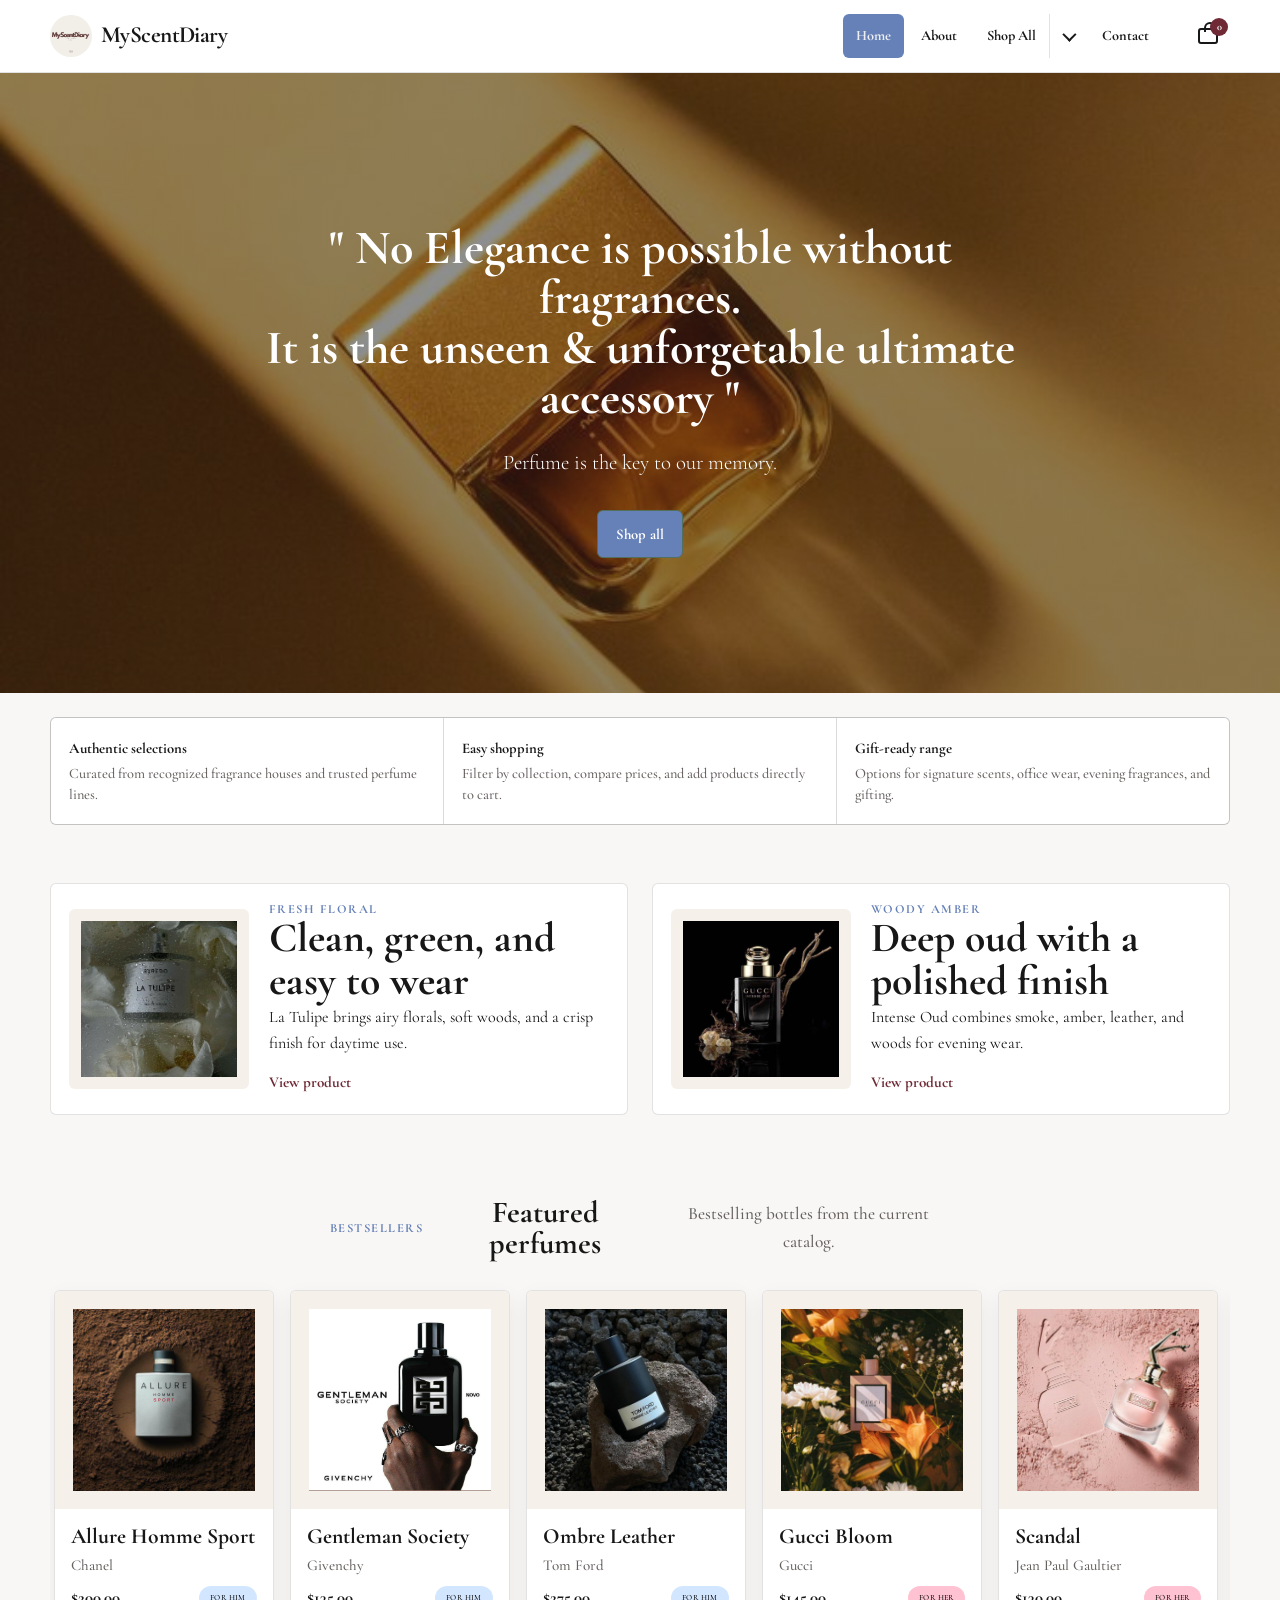
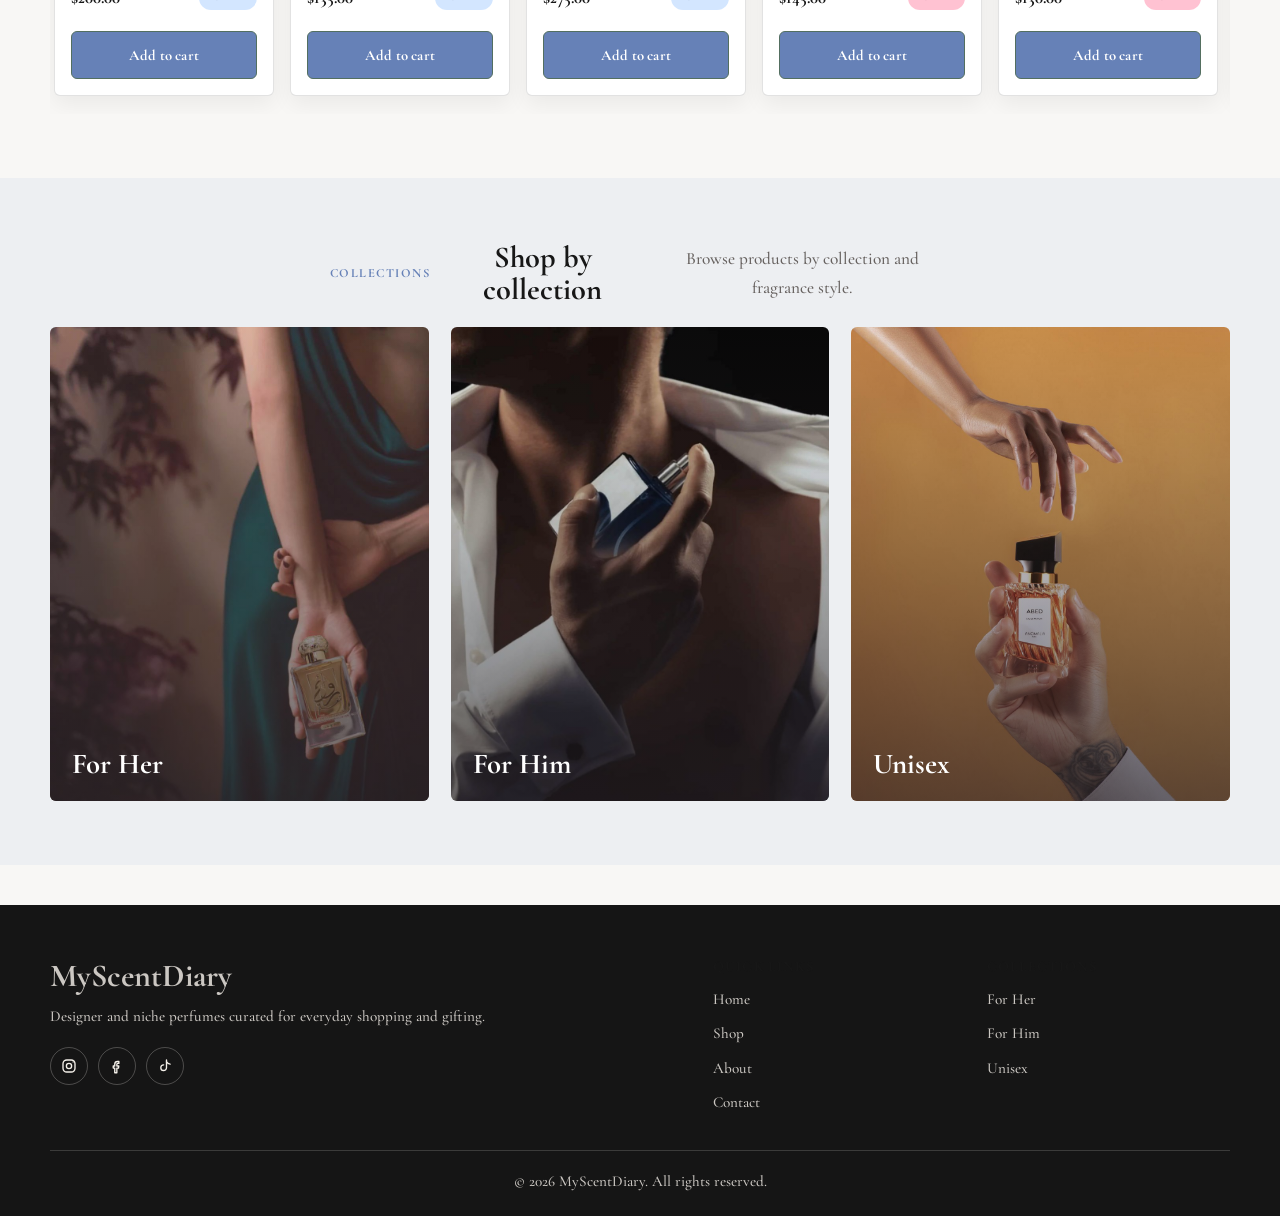
<file: index.html>
<!DOCTYPE html>
<html lang="en">
<head>
  <meta charset="UTF-8">
  <meta name="viewport" content="width=device-width, initial-scale=1.0">
  <meta name="description" content="Shop MyScentDiary for designer and niche perfumes, curated by collection and fragrance profile.">
  <title>MyScentDiary | Online Perfume Store</title>
  <link rel="preconnect" href="https://fonts.googleapis.com">
  <link rel="preconnect" href="https://fonts.gstatic.com" crossorigin>
  <link rel="stylesheet" href="style.css">
</head>
<body data-page="home">
  <header class="site-header">
    <nav class="navbar section-content" aria-label="Main navigation">
      <a href="index.html" class="nav-logo" aria-label="MyScentDiary home">
        <img src="img/logo.jpeg" alt="MyScentDiary" class="logo-image">
                <span class="logo-text">MyScentDiary</span>

      </a>

      <ul class="nav-menu" id="navMenu">
        <li class="mobile-menu-head">
          <span>Menu</span>
          <button class="close-menu" id="closeMenu" type="button" aria-label="Close menu">&times;</button> 
        </li>
        <li><a href="index.html" class="nav-link active">Home</a></li>
        <li><a href="about.html" class="nav-link">About</a></li>
        <li class="nav-item dropdown">
          <div class="shop-wrapper">
            <a href="shop.html" class="nav-link">Shop All</a>
            <button class="dropdown-toggle" id="dropdownToggle" type="button" aria-label="Open shop categories" aria-expanded="false">&#8964;</button>
          </div>
          <ul class="dropdown-menu">
            <li><a href="forher.html" class="dropdown-link">For Her</a></li>
            <li><a href="forhim.html" class="dropdown-link">For Him</a></li>
            <li><a href="unisex.html" class="dropdown-link">Unisex</a></li>
          </ul>
        </li>
        <li><a href="contact.html" class="nav-link">Contact</a></li>
      </ul>

        <div class="nav-actions">
      <a href="cart.html" class="nav-link cart-pill" aria-label="View cart">
        <span class="cart-icon" aria-hidden="true"></span>
        <span class="cart-count">0</span>
      </a>
      <button class="hamburger" id="hamburger" type="button" aria-label="Open menu" aria-expanded="false">&#9776;
      </button> 
    </div>

    </nav>
    <div class="overlay" id="overlay"></div>
  </header>

  <main>
    <section class="hero">
      <div class="hero-content">
        <h1>" No Elegance is possible without fragrances. <br> It is the unseen & unforgetable ultimate accessory " </h1>
        <p class="hero-copy">Perfume is the key to our memory.</p>
        <div class="hero-actions">
          <a class="button primary" href="shop.html">Shop all</a>
          
        </div>
      </div>
    </section>

    <section class="section-content" aria-label="Store benefits">
      <div class="store-benefits">
        <div><strong>Authentic selections</strong><span>Curated from recognized fragrance houses and trusted perfume lines.</span></div>
        <div><strong>Easy shopping</strong><span>Filter by collection, compare prices, and add products directly to cart.</span></div>
        <div><strong>Gift-ready range</strong><span>Options for signature scents, office wear, evening fragrances, and gifting.</span></div>
      </div>
    </section>

    <section class="story-strip section-content">
      <article>
        <img src="img/tulipe.jpeg" alt="Byredo La Tulipe perfume bottle" loading="lazy">
        <div>
          <p class="eyebrow">Fresh floral</p>
          <h2>Clean, green, and easy to wear</h2>
          <p>La Tulipe brings airy florals, soft woods, and a crisp finish for daytime use.</p>
          <a href="product.html?id=la-tulipe" class="text-link">View product</a>
        </div>
      </article>
      <article>
        <img src="img/gucciintenseoud.jpeg" alt="Gucci Intense Oud perfume bottle" loading="lazy">
        <div>
          <p class="eyebrow">Woody amber</p>
          <h2>Deep oud with a polished finish</h2>
          <p>Intense Oud combines smoke, amber, leather, and woods for evening wear.</p>
          <a href="product.html?id=gucci-intense-oud" class="text-link">View product</a>
        </div>
      </article>
    </section>

    <section class="featured-section section-content" id="featured">
      <div class="section-heading">
        <p class="eyebrow">Bestsellers</p>
        <h2>Featured perfumes</h2>
        <p>Bestselling bottles from the current catalog.</p>
      </div>
      <div class="product-grid horizontal" data-product-list="featured"></div>
    </section>

    <section class="category-section">
      <div class="section-content">
        <div class="section-heading">
          <p class="eyebrow">Collections</p>
          <h2>Shop by collection</h2>
          <p>Browse products by collection and fragrance style.</p>
        </div>
        <div class="category-grid">
          <a href="forher.html" class="category-card">
            <img src="img/forshe.jpeg" alt="For Her fragrance collection" loading="lazy">
            <span>For Her</span>
          </a>
          <a href="forhim.html" class="category-card">
            <img src="img/forhe.jpeg" alt="For Him fragrance collection" loading="lazy">
            <span>For Him</span>
          </a>
          <a href="unisex.html" class="category-card">
            <img src="img/unisex.jpeg" alt="Unisex fragrance collection" loading="lazy">
            <span>Unisex</span>
          </a>
        </div>
      </div>
    </section>
  </main>

  <footer class="footer">
    <div class="footer-container section-content">
      <div class="footer-brand">
        <h2>MyScentDiary</h2>
        <p>Designer and niche perfumes curated for everyday shopping and gifting.</p>
      </div>
      <div>
        <h3>Quick Links</h3>
        <ul>
          <li><a href="index.html">Home</a></li>
          <li><a href="shop.html">Shop</a></li>
          <li><a href="about.html">About</a></li>
          <li><a href="contact.html">Contact</a></li>
        </ul>
      </div>
      <div>
        <h3>Collections</h3>
        <ul>
          <li><a href="forher.html">For Her</a></li>
          <li><a href="forhim.html">For Him</a></li>
          <li><a href="unisex.html">Unisex</a></li>
        </ul>
      </div>
    </div>
    <p class="footer-bottom">&copy; 2026 MyScentDiary. All rights reserved.</p>
  </footer>

  <script src="script.js"></script>
</body>
</html>
</file>
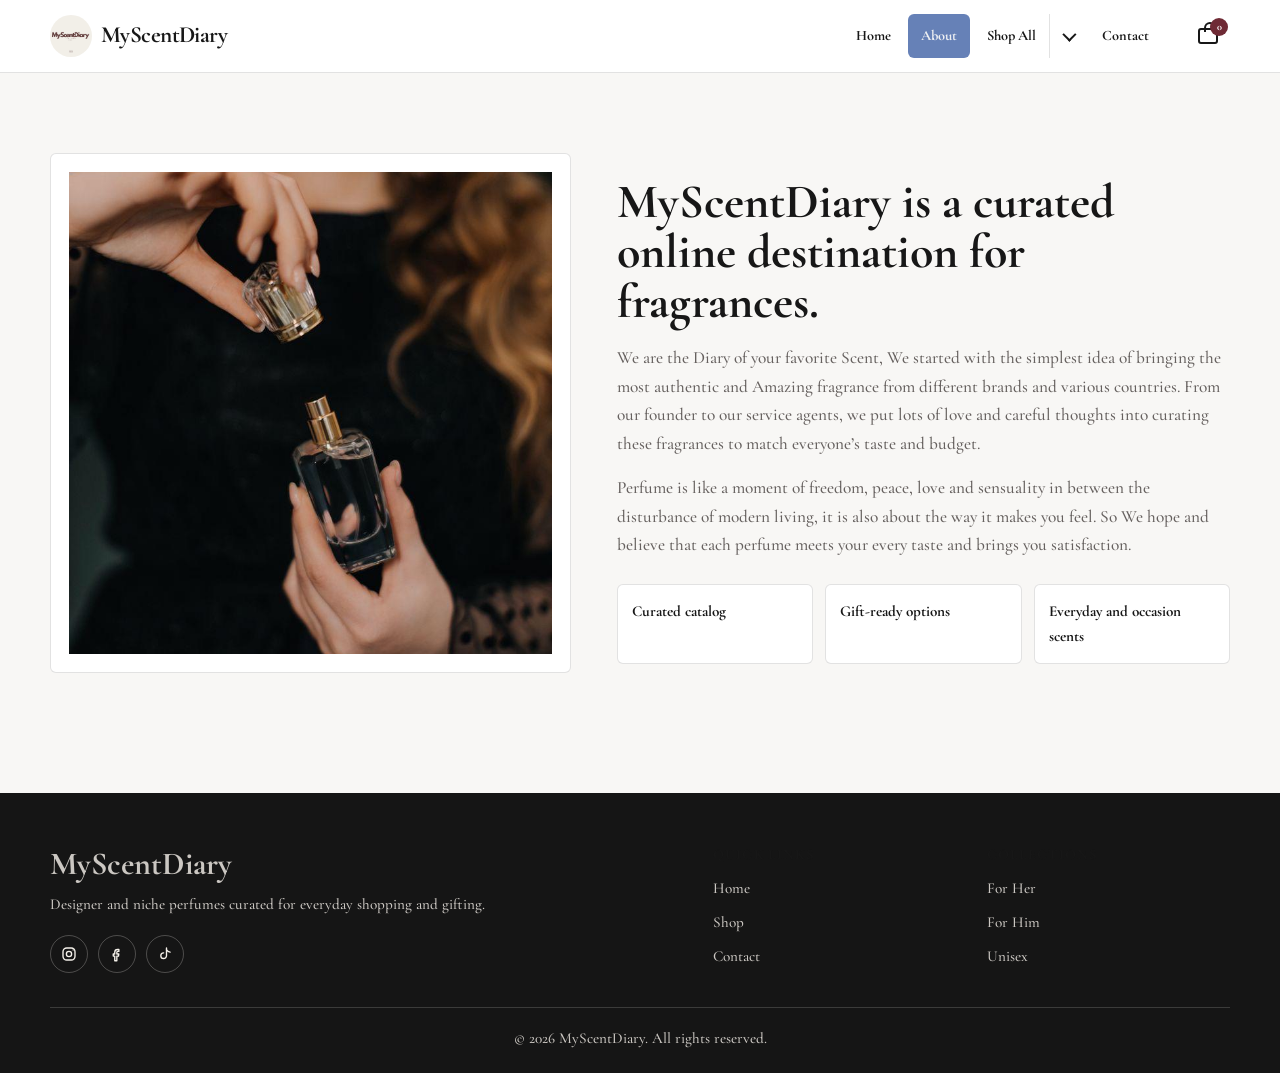
<file: about.html>
<!DOCTYPE html>
<html lang="en">
<head>
  <meta charset="UTF-8">
  <meta name="viewport" content="width=device-width, initial-scale=1.0">
  <meta name="description" content="Learn about MyScentDiary, an online perfume store with curated designer and niche fragrances.">
  <title>About | MyScentDiary</title>
  <link rel="preconnect" href="https://fonts.googleapis.com">
  <link rel="preconnect" href="https://fonts.gstatic.com" crossorigin>
  <link rel="stylesheet" href="style.css">
</head>
<body data-page="home">
  <header class="site-header">
    <nav class="navbar section-content" aria-label="Main navigation">
      <a href="index.html" class="nav-logo" aria-label="MyScentDiary home">
        <img src="img/logo.jpeg" alt="MyScentDiary" class="logo-image">
                        <span class="logo-text">MyScentDiary</span>

      </a>

      <ul class="nav-menu" id="navMenu">
        <li class="mobile-menu-head">
          <span>Menu</span>
          <button class="close-menu" id="closeMenu" type="button" aria-label="Close menu">&times;</button> 
        </li>
        <li><a href="index.html" class="nav-link active">Home</a></li>
        <li><a href="about.html" class="nav-link">About</a></li>
        <li class="nav-item dropdown">
          <div class="shop-wrapper">
            <a href="shop.html" class="nav-link">Shop All</a>
            <button class="dropdown-toggle" id="dropdownToggle" type="button" aria-label="Open shop categories" aria-expanded="false">&#8964;</button>
          </div>
          <ul class="dropdown-menu">
            <li><a href="forher.html" class="dropdown-link">For Her</a></li>
            <li><a href="forhim.html" class="dropdown-link">For Him</a></li>
            <li><a href="unisex.html" class="dropdown-link">Unisex</a></li>
          </ul>
        </li>
        <li><a href="contact.html" class="nav-link">Contact</a></li>
      </ul>

        <div class="nav-actions">
      <a href="cart.html" class="nav-link cart-pill" aria-label="View cart">
        <span class="cart-icon" aria-hidden="true"></span>
        <span class="cart-count">0</span>
      </a>
      <button class="hamburger" id="hamburger" type="button" aria-label="Open menu" aria-expanded="false">&#9776;
      </button> 
    </div>

    </nav>
    <div class="overlay" id="overlay"></div>
  </header>

  <main>
    <section class="about-section section-content">
      <div class="about-image">
        <img src="img/about.jpeg" alt="MyScentDiary fragrance display" loading="lazy">
      </div>
      <div class="about-content">
        <h1>MyScentDiary is a curated online destination for fragrances.</h1>
        <p>We are the Diary of your favorite Scent, We started with the simplest idea of bringing the most authentic and Amazing fragrance from different brands and various countries. From our founder to our service agents, we put lots of love and careful thoughts into curating these fragrances to match everyone’s taste and budget.</p>
        <p>Perfume is like a moment of freedom, peace, love and sensuality in between the disturbance of modern living, it is also about the way it makes you feel. So We hope and believe that each perfume meets your every taste and brings you satisfaction.</p>
        <div class="value-grid">
          <span>Curated catalog</span>
          <span>Gift-ready options</span>
          <span>Everyday and occasion scents</span>
        </div>
      </div>
    </section>
  </main>

  <footer class="footer">
    <div class="footer-container section-content">
      <div class="footer-brand"><h2>MyScentDiary</h2><p>Designer and niche perfumes curated for everyday shopping and gifting.</p></div>
      <div><h3>Quick Links</h3><ul><li><a href="index.html">Home</a></li><li><a href="shop.html">Shop</a></li><li><a href="contact.html">Contact</a></li></ul></div>
      <div><h3>Collections</h3><ul><li><a href="forher.html">For Her</a></li><li><a href="forhim.html">For Him</a></li><li><a href="unisex.html">Unisex</a></li></ul></div>
    </div>
    <p class="footer-bottom">&copy; 2026 MyScentDiary. All rights reserved.</p>
  </footer>
  <script src="script.js"></script>
</body>
</html>
</file>
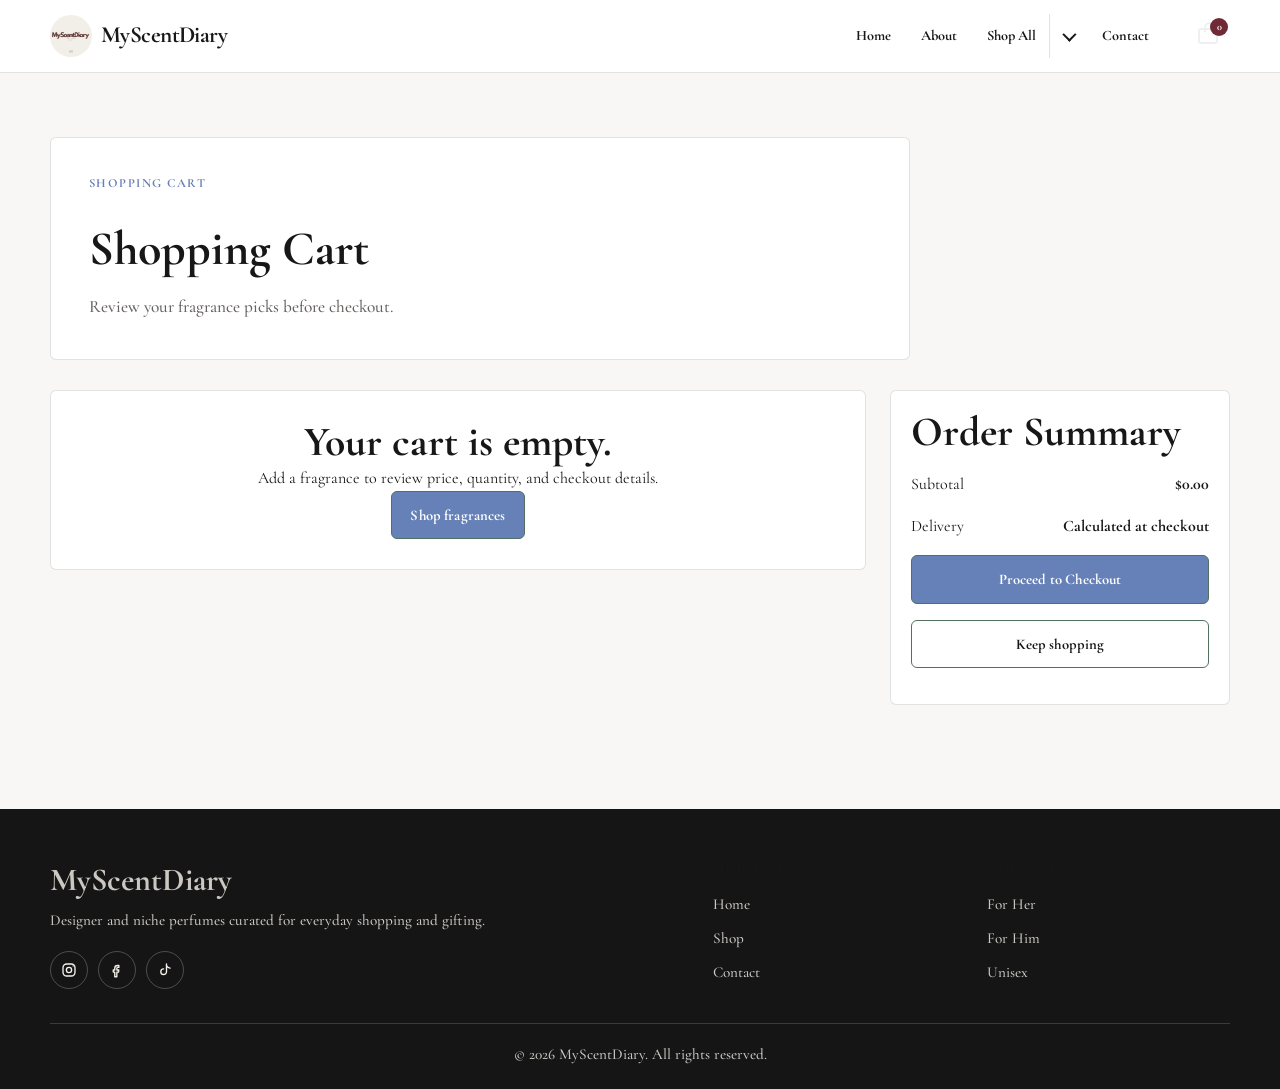
<file: cart.html>
<!DOCTYPE html>
<html lang="en">
<head>
  <meta charset="UTF-8">
  <meta name="viewport" content="width=device-width, initial-scale=1.0">
  <meta name="description" content="Review your MyScentDiary shopping cart.">
  <title>Cart | MyScentDiary</title>
  <link rel="preconnect" href="https://fonts.googleapis.com">
  <link rel="preconnect" href="https://fonts.gstatic.com" crossorigin>
  <link rel="stylesheet" href="style.css">
</head>
<body data-page="home">
  <header class="site-header">
    <nav class="navbar section-content" aria-label="Main navigation">
      <a href="index.html" class="nav-logo" aria-label="MyScentDiary home">
        <img src="img/logo.jpeg" alt="MyScentDiary" class="logo-image">
                        <span class="logo-text">MyScentDiary</span>

      </a>

      <ul class="nav-menu" id="navMenu">
        <li class="mobile-menu-head">
          <span>Menu</span>
          <button class="close-menu" id="closeMenu" type="button" aria-label="Close menu">&times;</button> 
        </li>
        <li><a href="index.html" class="nav-link active">Home</a></li>
        <li><a href="about.html" class="nav-link">About</a></li>
        <li class="nav-item dropdown">
          <div class="shop-wrapper">
            <a href="shop.html" class="nav-link">Shop All</a>
            <button class="dropdown-toggle" id="dropdownToggle" type="button" aria-label="Open shop categories" aria-expanded="false">&#8964;</button>
          </div>
          <ul class="dropdown-menu">
            <li><a href="forher.html" class="dropdown-link">For Her</a></li>
            <li><a href="forhim.html" class="dropdown-link">For Him</a></li>
            <li><a href="unisex.html" class="dropdown-link">Unisex</a></li>
          </ul>
        </li>
        <li><a href="contact.html" class="nav-link">Contact</a></li>
      </ul>

        <div class="nav-actions">
      <a href="cart.html" class="nav-link cart-pill" aria-label="View cart">
        <span class="cart-icon" aria-hidden="true"></span>
        <span class="cart-count">0</span>
      </a>
      <button class="hamburger" id="hamburger" type="button" aria-label="Open menu" aria-expanded="false">&#9776;
      </button> 
    </div>

    </nav>
    <div class="overlay" id="overlay"></div>
  </header>
  <main class="cart-page section-content">
    <section class="page-hero compact">
      <p class="eyebrow">Shopping cart</p>
      <h1>Shopping Cart</h1>
      <p>Review your fragrance picks before checkout.</p>
    </section>
    <section class="cart-layout">
      <div class="cart-items" id="cartItems"></div>
      <aside class="cart-summary">
        <h2>Order Summary</h2>
        <div class="summary-row"><span>Subtotal</span><strong id="cartSubtotal">$0.00</strong></div>
        <div class="summary-row"><span>Delivery</span><strong>Calculated at checkout</strong></div>
        <button class="button primary full" id="checkoutButton" type="button">Proceed to Checkout</button>
        <a class="button ghost full" href="shop.html">Keep shopping</a>
        <p class="form-status" id="checkoutStatus" aria-live="polite"></p>
      </aside>
    </section>
  </main>
  <footer class="footer">
    <div class="footer-container section-content">
      <div class="footer-brand"><h2>MyScentDiary</h2><p>Designer and niche perfumes curated for everyday shopping and gifting.</p></div>
      <div><h3>Quick Links</h3><ul><li><a href="index.html">Home</a></li><li><a href="shop.html">Shop</a></li><li><a href="contact.html">Contact</a></li></ul></div>
      <div><h3>Collections</h3><ul><li><a href="forher.html">For Her</a></li><li><a href="forhim.html">For Him</a></li><li><a href="unisex.html">Unisex</a></li></ul></div>
    </div>
    <p class="footer-bottom">&copy; 2026 MyScentDiary. All rights reserved.</p>
  </footer>
  <script src="script.js"></script>
</body>
</html>
</file>
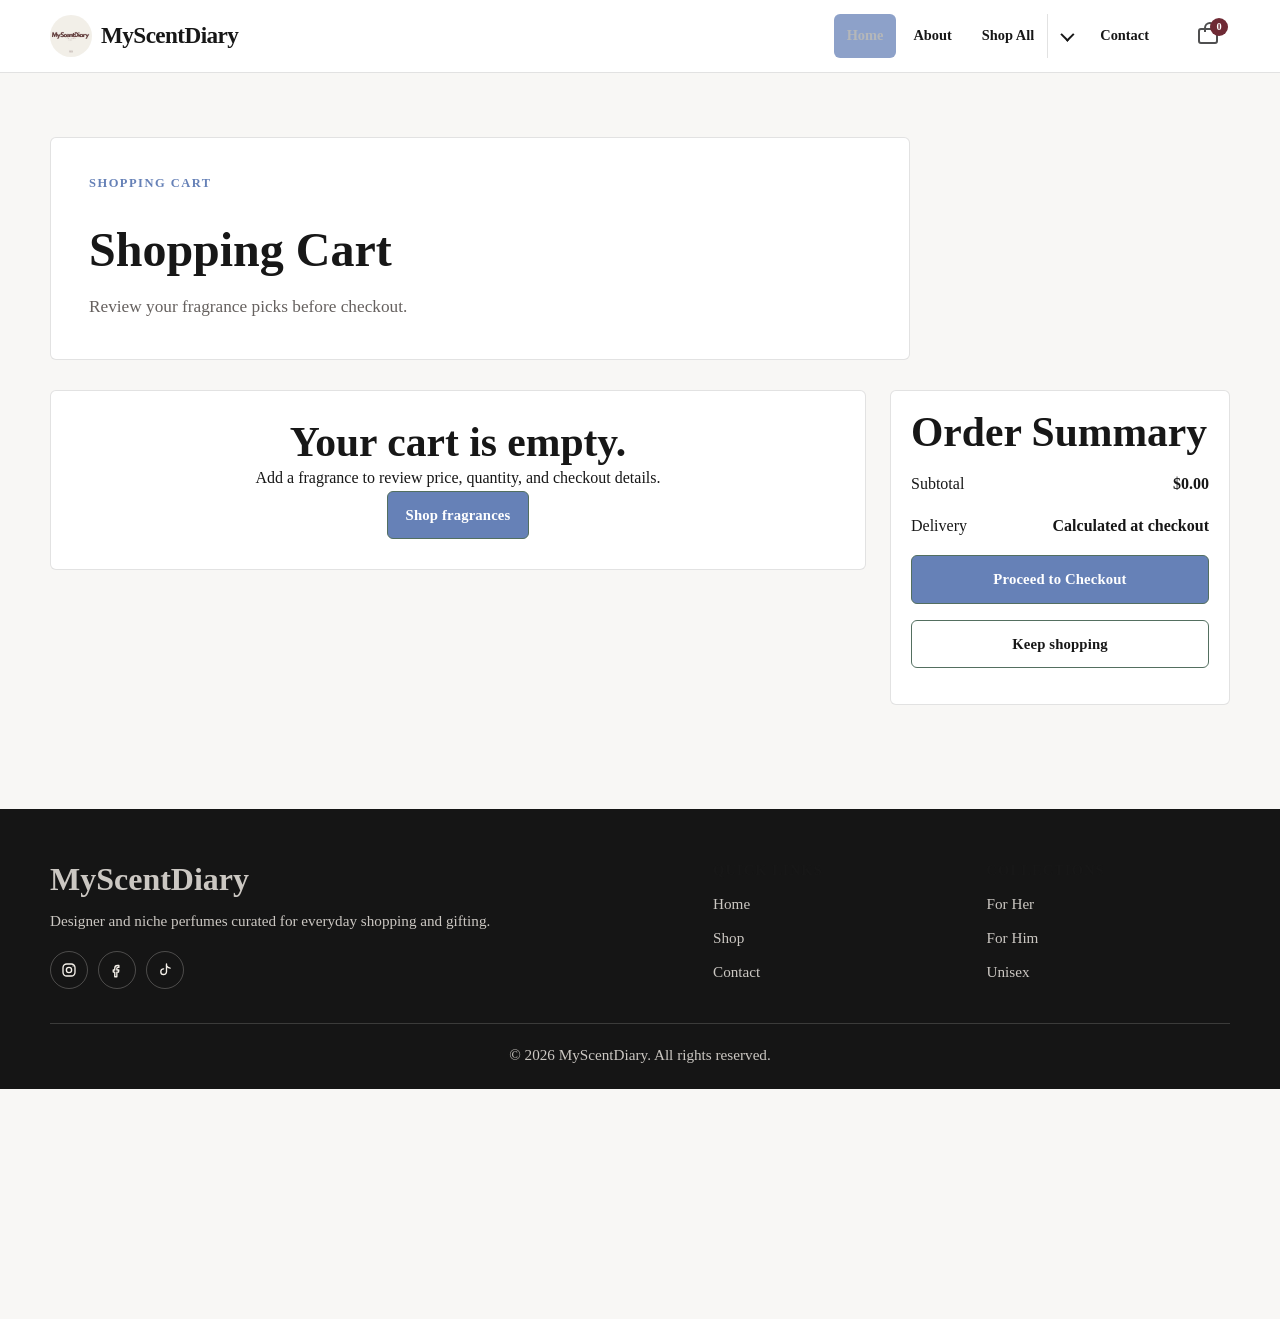
<file: checkout.html>
<!DOCTYPE html>
<html lang="en">
<head>
  <meta charset="UTF-8">
  <meta name="viewport" content="width=device-width, initial-scale=1.0">
  <meta name="description" content="Complete your MyScentDiary delivery details and review your order.">
  <title>Checkout | MyScentDiary</title>
  <link rel="preconnect" href="https://fonts.googleapis.com">
  <link rel="preconnect" href="https://fonts.gstatic.com" crossorigin>
  <link rel="stylesheet" href="style.css">
</head>
<body data-page="checkout">
  <header class="site-header">
    <nav class="navbar section-content" aria-label="Main navigation">
      <a href="index.html" class="nav-logo" aria-label="MyScentDiary home"><img src="img/logo.jpeg" alt="MyScentDiary" class="logo-image">
                      <span class="logo-text">MyScentDiary</span>
         </a>
      <ul class="nav-menu" id="navMenu">
        <li class="mobile-menu-head"><span>Menu</span><button class="close-menu" id="closeMenu" type="button" aria-label="Close menu">&times;</button></li>
        <li><a href="index.html" class="nav-link">Home</a></li>
        <li><a href="about.html" class="nav-link">About</a></li>
        <li class="nav-item dropdown"><div class="shop-wrapper"><a href="shop.html" class="nav-link">Shop All</a><button class="dropdown-toggle" id="dropdownToggle" type="button" aria-label="Open shop categories" aria-expanded="false">&#8964;</button></div><ul class="dropdown-menu"><li><a href="forher.html" class="dropdown-link">For Her</a></li><li><a href="forhim.html" class="dropdown-link">For Him</a></li><li><a href="unisex.html" class="dropdown-link">Unisex</a></li></ul></li>
        <li><a href="contact.html" class="nav-link">Contact</a></li>
      </ul>
      <div class="nav-actions"><a href="cart.html" class="nav-link cart-pill" aria-label="View cart"><span class="cart-icon" aria-hidden="true"></span><span class="cart-count">0</span></a><button class="hamburger" id="hamburger" type="button" aria-label="Open menu" aria-expanded="false">&#9776;</button></div>
    </nav>
    <div class="overlay" id="overlay"></div>
  </header>

  <main class="checkout-page section-content">
    <section class="page-hero compact">
      <p class="eyebrow">Secure checkout</p>
      <h1>Delivery and payment</h1>
      <p>Complete the required details, then review your invoice before sending the order through WhatsApp.</p>
    </section>

    <form class="checkout-layout" id="checkoutForm" novalidate>
      <div class="checkout-sections">
        <section class="checkout-card">
          <div class="section-heading"><span>1</span><div><p class="eyebrow">Customer information</p><h2>Contact details</h2></div></div>
          <div class="form-grid">
            <label>First Name <span aria-hidden="true">*</span><input name="firstName" autocomplete="given-name" required></label>
            <label>Last Name <span aria-hidden="true">*</span><input name="lastName" autocomplete="family-name" required></label>
            <label>Phone Number <span aria-hidden="true">*</span><input type="tel" name="phone" autocomplete="tel" required></label>
            <label>Email Address <span class="optional">Optional</span><input type="email" name="email" autocomplete="email"></label>
          </div>
        </section>

        <section class="checkout-card">
          <div class="section-heading"><span>2</span><div><p class="eyebrow">Delivery address</p><h2>Where should we deliver?</h2></div></div>
          <div class="form-grid">
            <label>Country <span aria-hidden="true">*</span><input name="country" autocomplete="country-name" required></label>
            <label>City <span aria-hidden="true">*</span><input name="city" autocomplete="address-level2" required></label>
            <label class="full-field">Street Address <span aria-hidden="true">*</span><input name="streetAddress" autocomplete="street-address" required></label>
            <label>Apartment / Building <span class="optional">Optional</span><input name="apartment" autocomplete="address-line2"></label>
            <label>Postal Code <span class="optional">Optional</span><input name="postalCode" autocomplete="postal-code"></label>
          </div>
        </section>

        <section class="checkout-card">
          <div class="section-heading"><span>3</span><div><p class="eyebrow">Payment method</p><h2>Pay on delivery</h2></div></div>
          <label class="payment-option"><input type="radio" name="paymentMethod" value="Pay on Delivery" checked><span><strong>Pay on Delivery</strong><small>Pay in cash when your order arrives.</small></span></label>
        </section>
      </div>

      <aside class="checkout-summary checkout-card">
        <div class="invoice-heading"><div><p class="eyebrow">Order summary</p><h2>Invoice preview</h2></div><img src="img/logo.jpeg" alt="MyScentDiary"></div>
        <div class="invoice-meta"><span>Order Number<strong>Generated when placed</strong></span><span>Date<strong id="checkoutDate"></strong></span></div>
        <div class="checkout-items" id="checkoutItems"></div>
        <div class="invoice-totals">
          <div><span>Subtotal</span><strong id="checkoutSubtotal">$0.00</strong></div>
          <div><span>Delivery</span><strong id="checkoutDelivery">$0.00</strong></div>
          <div class="grand-total"><span>Grand Total</span><strong id="checkoutTotal">$0.00</strong></div>
        </div>
        <div class="summary-detail"><span>Payment Method</span><strong>Pay on Delivery</strong></div>
        <div class="summary-detail" id="customerPreview"><span>Customer</span><strong>Complete your details</strong></div>
        <div class="summary-detail" id="addressPreview"><span>Delivery Address</span><strong>Complete your address</strong></div>
        <button class="button primary full" type="submit" id="placeOrderButton">Place Order</button>
        <a class="button ghost full" href="cart.html">Return to cart</a>
        <p class="form-status error-status" id="checkoutStatus" aria-live="polite"></p>
      </aside>
    </form>
  </main>

  <footer class="footer"><div class="footer-container section-content"><div class="footer-brand"><h2>MyScentDiary</h2><p>Designer and niche perfumes curated for everyday shopping and gifting.</p></div><div><h3>Quick Links</h3><ul><li><a href="index.html">Home</a></li><li><a href="shop.html">Shop</a></li><li><a href="contact.html">Contact</a></li></ul></div><div><h3>Collections</h3><ul><li><a href="forher.html">For Her</a></li><li><a href="forhim.html">For Him</a></li><li><a href="unisex.html">Unisex</a></li></ul></div></div><p class="footer-bottom">&copy; 2026 MyScentDiary. All rights reserved.</p></footer>
  <script src="script.js"></script>
  <script src="checkout.js"></script>
</body>
</html>
</file>
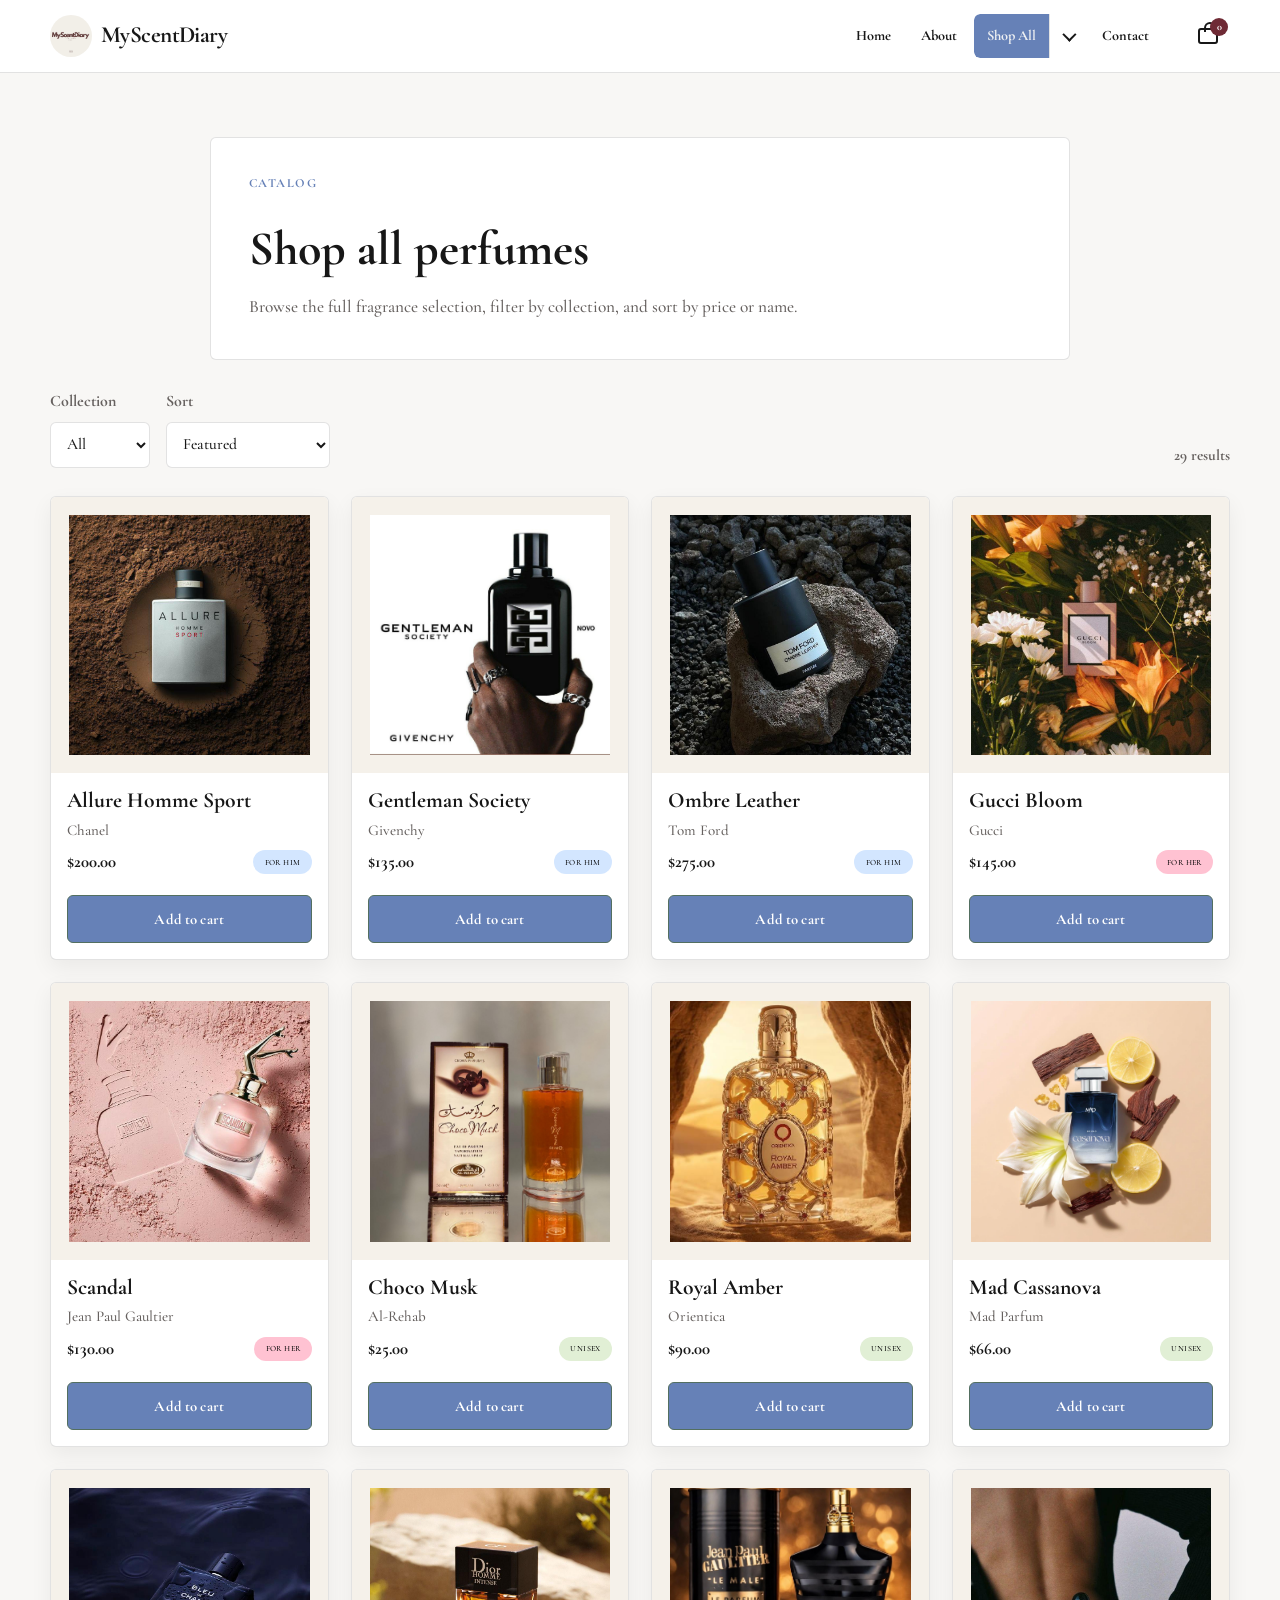
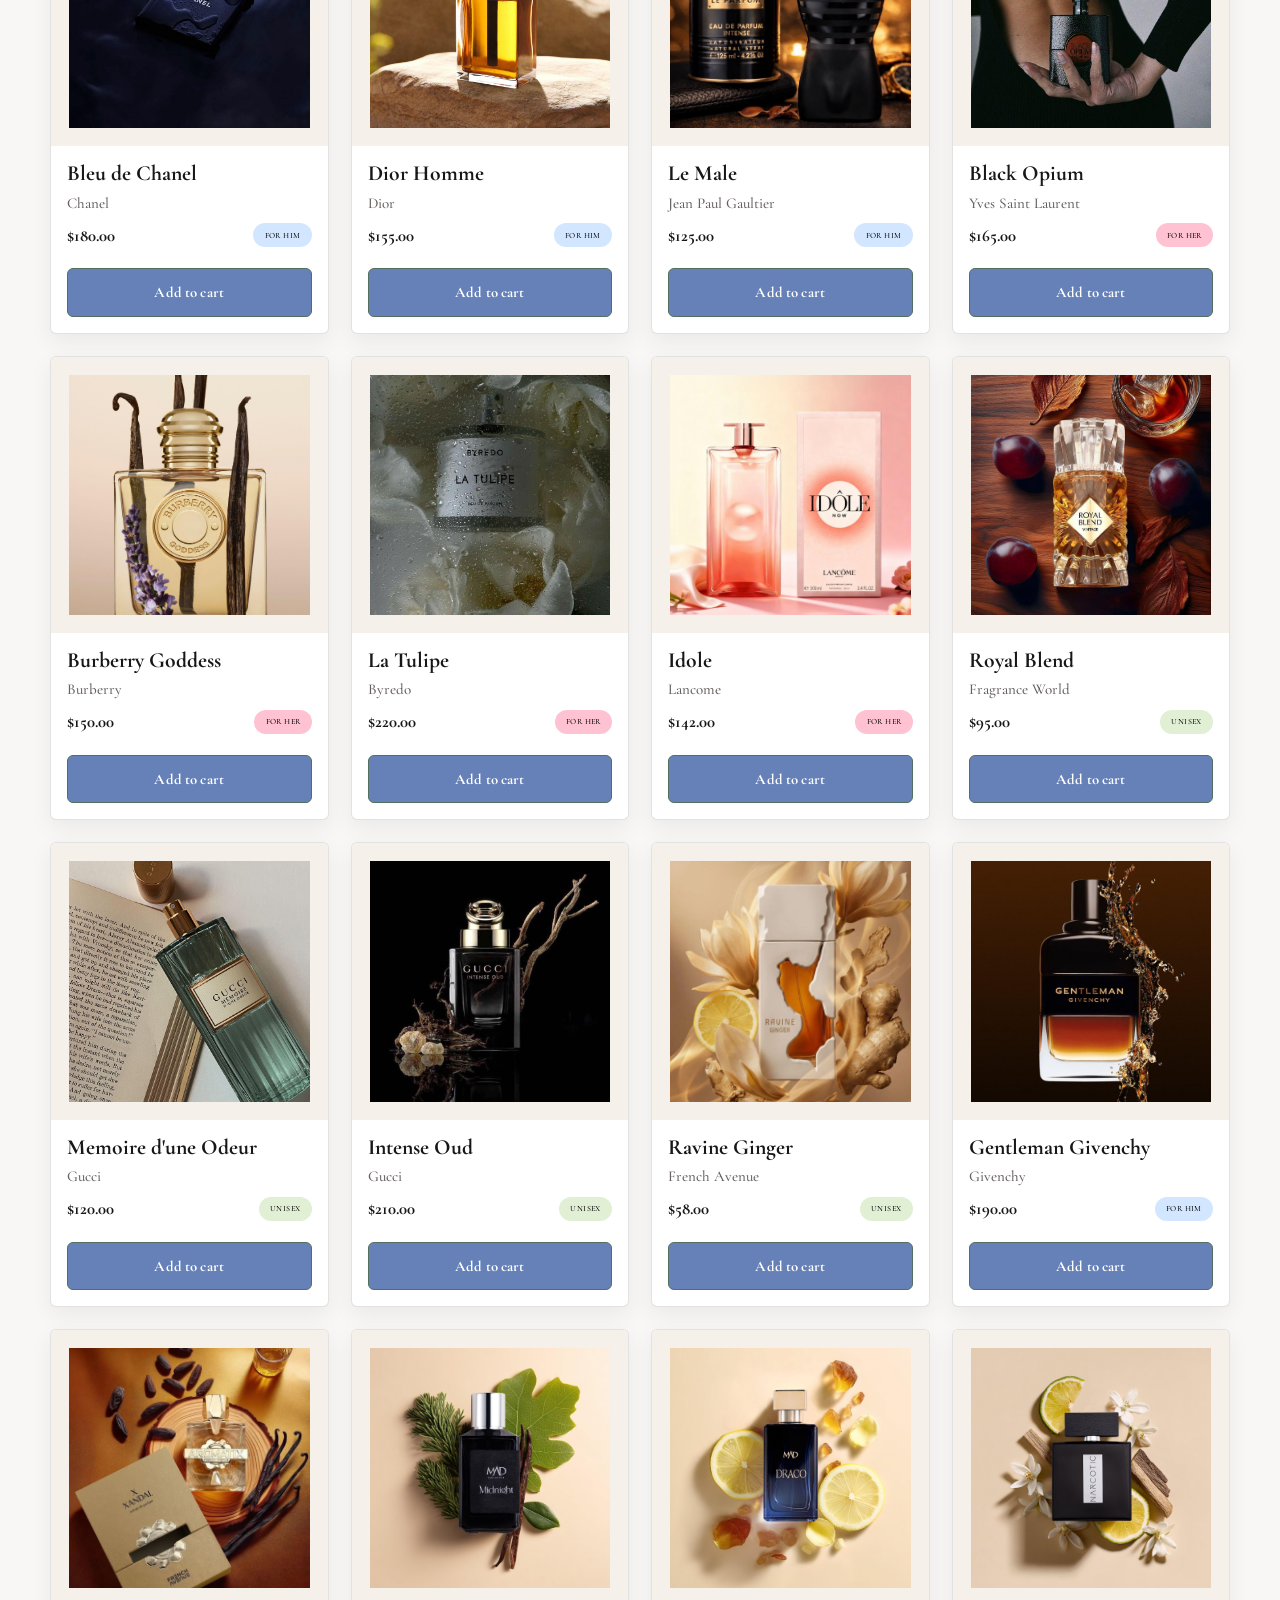
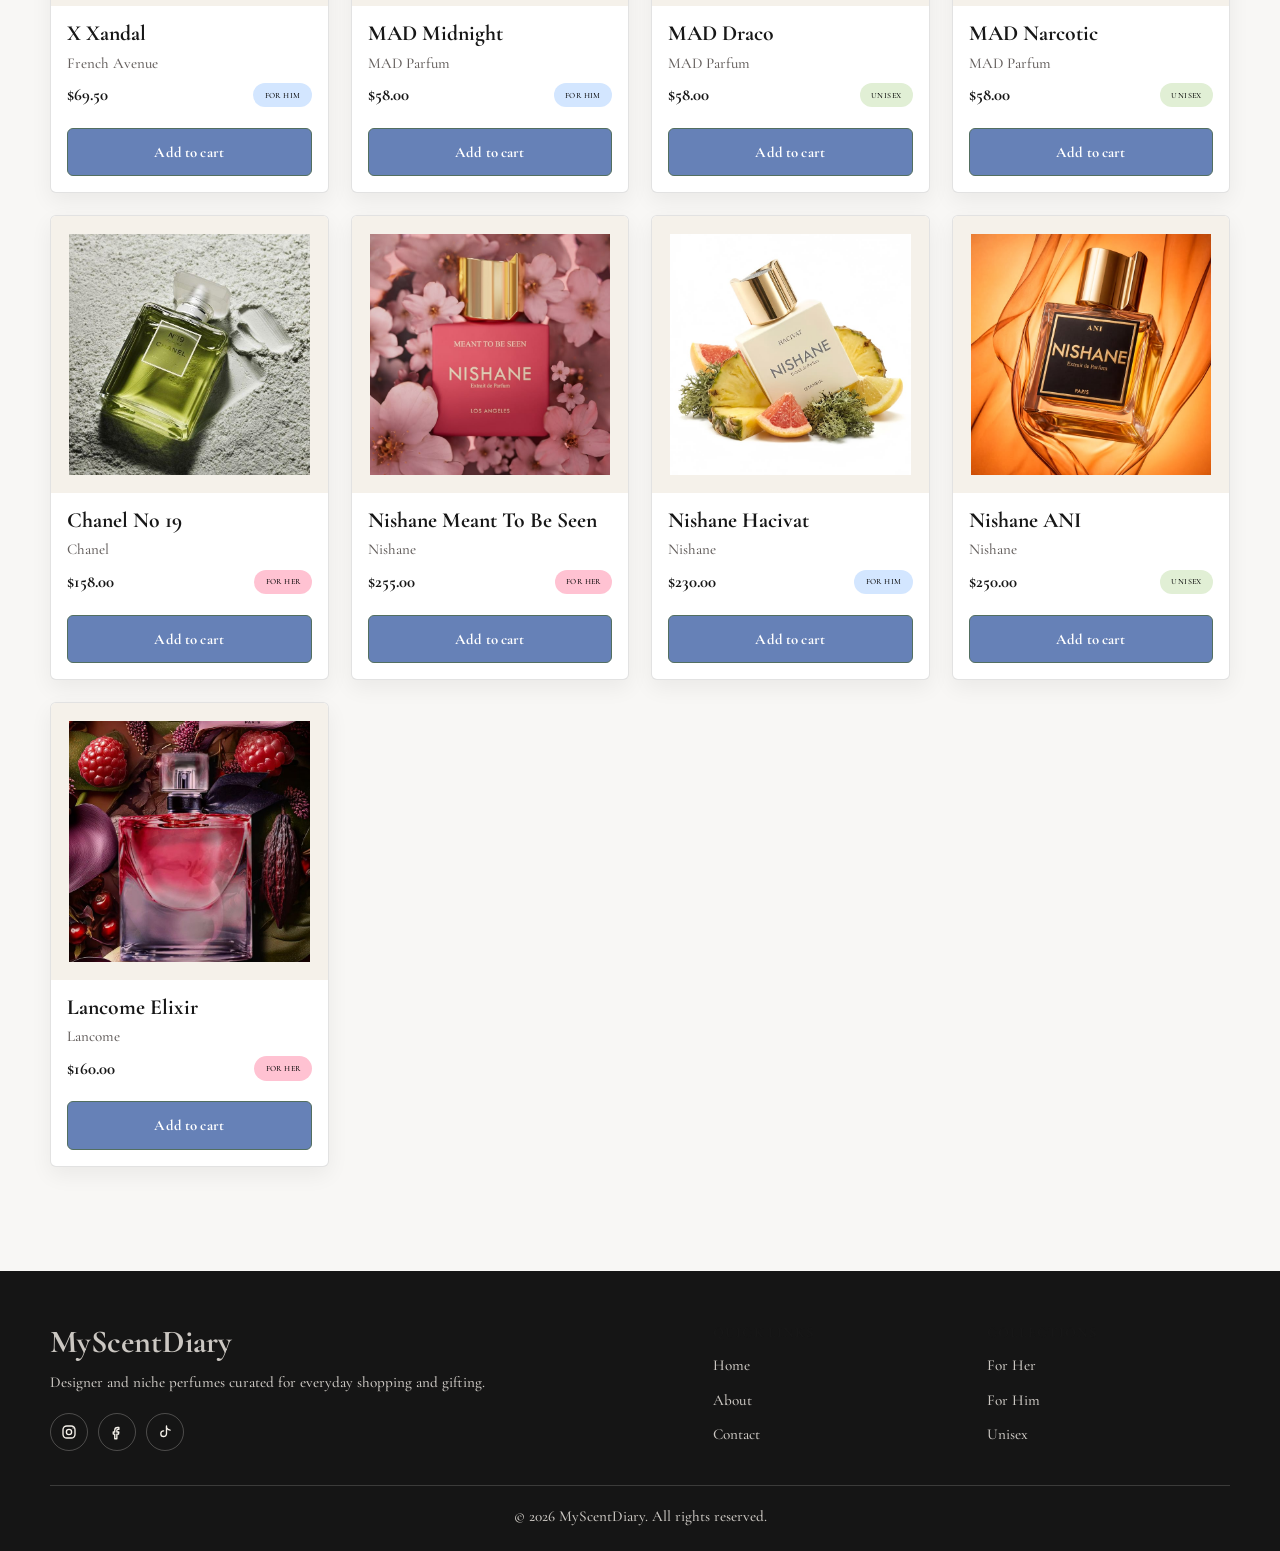
<file: confirmation.html>
<!DOCTYPE html>
<html lang="en">
<head>
  <meta charset="UTF-8">
  <meta name="viewport" content="width=device-width, initial-scale=1.0">
  <meta name="description" content="Your MyScentDiary order confirmation.">
  <title>Order Confirmed | MyScentDiary</title>
  <link rel="stylesheet" href="style.css">
</head>
<body data-page="confirmation">
  <header class="site-header"><nav class="navbar section-content" aria-label="Main navigation"><a href="index.html" class="nav-logo" aria-label="MyScentDiary home"><img src="img/logo.jpeg" alt="MyScentDiary" class="logo-image"></a><div class="nav-actions"><a href="cart.html" class="nav-link cart-pill" aria-label="View cart"><span class="cart-icon" aria-hidden="true"></span><span class="cart-count">0</span></a></div></nav></header>
  <main class="confirmation-page section-content">
    <section class="confirmation-card">
      <div class="confirmation-check" aria-hidden="true">✓</div>
      <p class="eyebrow">Order received</p>
      <h1>Thank you for your order!</h1>
      <p>Your order is awaiting confirmation. Complete the pre-filled WhatsApp message if it has not been sent yet.</p>
      <div class="confirmation-details">
        <div><span>Order Number</span><strong id="confirmationOrder">—</strong></div>
        <div><span>Invoice Number</span><strong id="confirmationInvoice">—</strong></div>
        <div><span>Estimated Delivery</span><strong id="confirmationDelivery">—</strong></div>
      </div>
      <div class="confirmation-actions"><a class="button primary" href="shop.html">Continue Shopping</a><a class="button ghost" href="invoice.html">View Invoice</a><a class="button ghost" id="whatsappFallback" href="#" target="_blank" rel="noopener noreferrer" hidden>Open WhatsApp</a></div>
    </section>
  </main>
  <script src="script.js"></script>
  <script src="confirmation.js"></script>
</body>
</html>
</file>
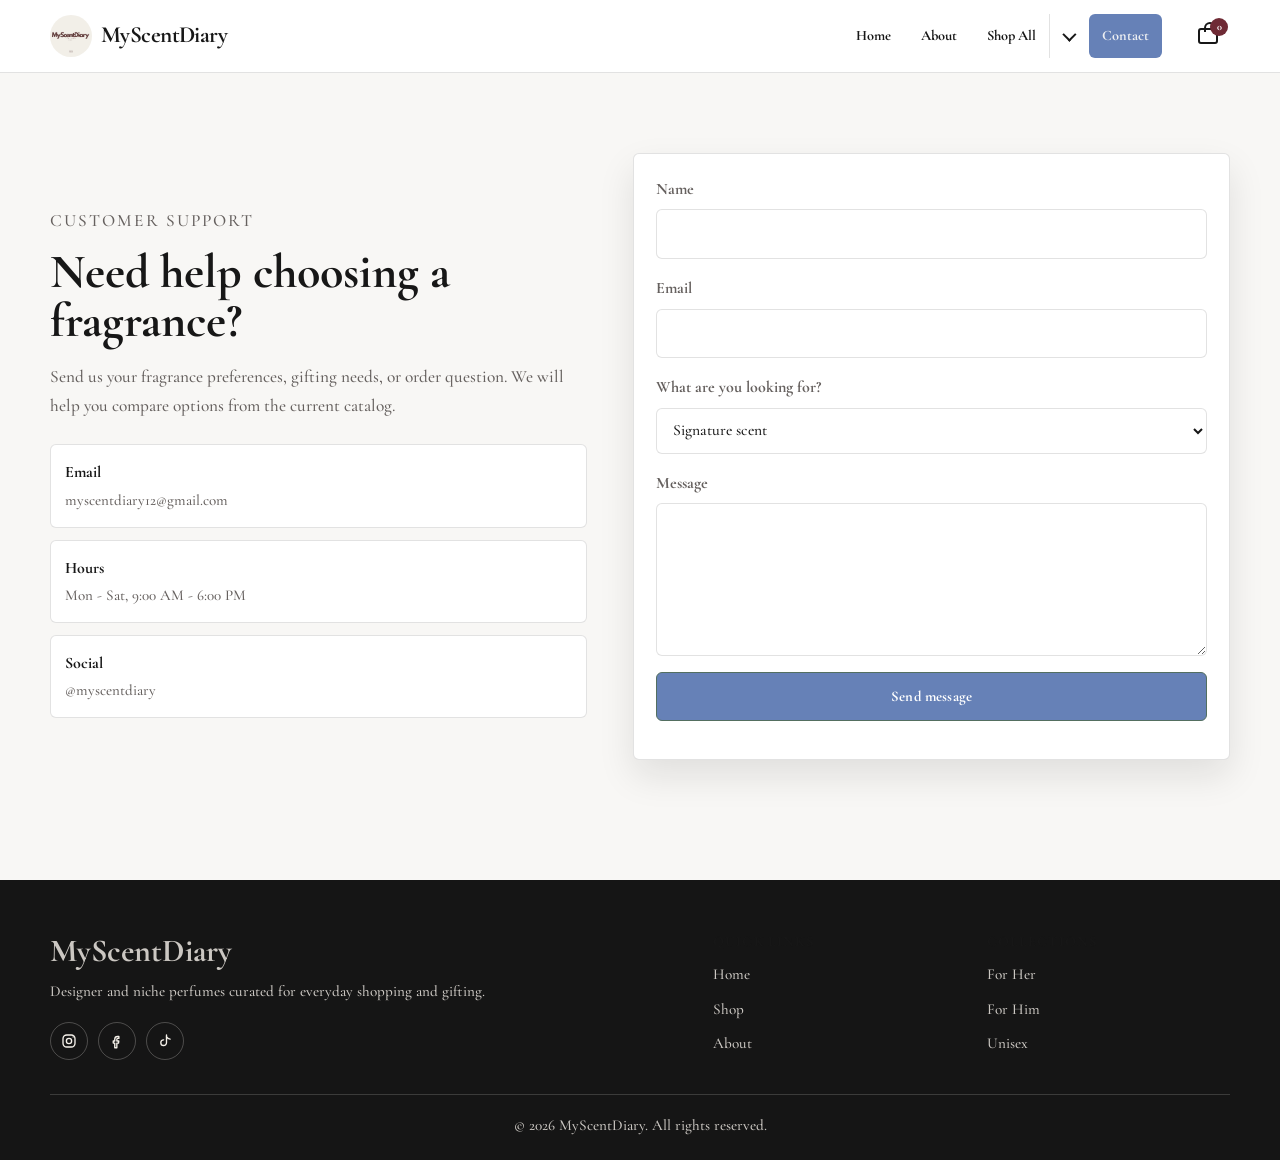
<file: contact.html>
<!DOCTYPE html>
<html lang="en">
<head>
  <meta charset="UTF-8">
  <meta name="viewport" content="width=device-width, initial-scale=1.0">
  <meta name="description" content="Contact MyScentDiary for fragrance help, orders, and gifting guidance.">
  <title>Contact | MyScentDiary</title>
  <link rel="preconnect" href="https://fonts.googleapis.com">
  <link rel="preconnect" href="https://fonts.gstatic.com" crossorigin>
  <link rel="stylesheet" href="style.css">
</head>
<body data-page="home">
  <header class="site-header">
    <nav class="navbar section-content" aria-label="Main navigation">
      <a href="index.html" class="nav-logo" aria-label="MyScentDiary home">
        <img src="img/logo.jpeg" alt="MyScentDiary" class="logo-image">
                        <span class="logo-text">MyScentDiary</span>

      </a>

      <ul class="nav-menu" id="navMenu">
        <li class="mobile-menu-head">
          <span>Menu</span>
          <button class="close-menu" id="closeMenu" type="button" aria-label="Close menu">&times;</button> 
        </li>
        <li><a href="index.html" class="nav-link active">Home</a></li>
        <li><a href="about.html" class="nav-link">About</a></li>
        <li class="nav-item dropdown">
          <div class="shop-wrapper">
            <a href="shop.html" class="nav-link">Shop All</a>
            <button class="dropdown-toggle" id="dropdownToggle" type="button" aria-label="Open shop categories" aria-expanded="false">&#8964;</button>
          </div>
          <ul class="dropdown-menu">
            <li><a href="forher.html" class="dropdown-link">For Her</a></li>
            <li><a href="forhim.html" class="dropdown-link">For Him</a></li>
            <li><a href="unisex.html" class="dropdown-link">Unisex</a></li>
          </ul>
        </li>
        <li><a href="contact.html" class="nav-link">Contact</a></li>
      </ul>

        <div class="nav-actions">
      <a href="cart.html" class="nav-link cart-pill" aria-label="View cart">
        <span class="cart-icon" aria-hidden="true"></span>
        <span class="cart-count">0</span>
      </a>
      <button class="hamburger" id="hamburger" type="button" aria-label="Open menu" aria-expanded="false">&#9776;
      </button> 
    </div>

    </nav>
    <div class="overlay" id="overlay"></div>
  </header>

  <main>
    <section class="contact-section section-content">
      <div class="contact-copy">
        <p class="eyebrow">Customer support</p>
        <h1>Need help choosing a fragrance?</h1>
        <p>Send us your fragrance preferences, gifting needs, or order question. We will help you compare options from the current catalog.</p>
        <div class="contact-cards">
          <div><strong>Email</strong><span>myscentdiary12@gmail.com</span></div>
          <div><strong>Hours</strong><span>Mon - Sat, 9:00 AM - 6:00 PM</span></div>
          <div><strong>Social</strong><span>@myscentdiary</span></div>
        </div>
      </div>
      <form class="contact-form" id="contactForm">
        <label>Name<input type="text" name="name" required autocomplete="name"></label>
        <label>Email<input type="email" name="email" required autocomplete="email"></label>
        <label>What are you looking for?<select name="interest"><option>Signature scent</option><option>Gift recommendation</option><option>Order help</option><option>Brand inquiry</option></select></label>
        <label>Message<textarea name="message" rows="5" required></textarea></label>
        <button class="button primary" type="submit">Send message</button>
        <p class="form-status" id="formStatus" aria-live="polite"></p>
      </form>
    </section>
  </main>

  <footer class="footer">
    <div class="footer-container section-content">
      <div class="footer-brand"><h2>MyScentDiary</h2><p>Designer and niche perfumes curated for everyday shopping and gifting.</p></div>
      <div><h3>Quick Links</h3><ul><li><a href="index.html">Home</a></li><li><a href="shop.html">Shop</a></li><li><a href="about.html">About</a></li></ul></div>
      <div><h3>Collections</h3><ul><li><a href="forher.html">For Her</a></li><li><a href="forhim.html">For Him</a></li><li><a href="unisex.html">Unisex</a></li></ul></div>
    </div>
    <p class="footer-bottom">&copy; 2026 MyScentDiary. All rights reserved.</p>
  </footer>
  <script src="script.js"></script>
</body>
</html>
</file>
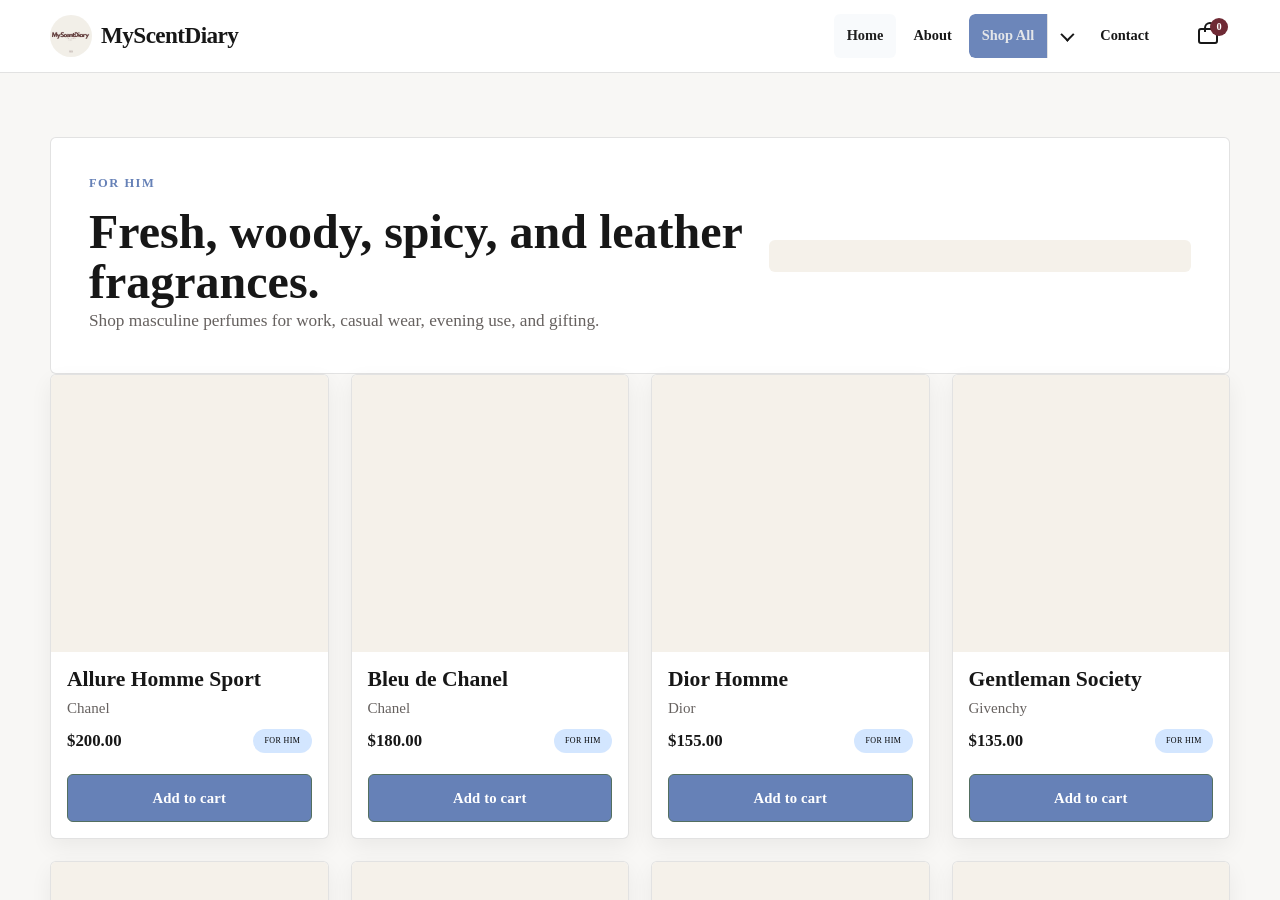
<file: for him.html>
<!DOCTYPE html>
<html lang="en">
<head>
  <meta charset="UTF-8">
  <meta http-equiv="refresh" content="0; url=forhim.html">
  <meta name="viewport" content="width=device-width, initial-scale=1.0">
  <title>For Him | MyScentDiary</title>
</head>
<body>
  <p><a href="forhim.html">Continue to For Him</a></p>
</body>
</html>
</file>
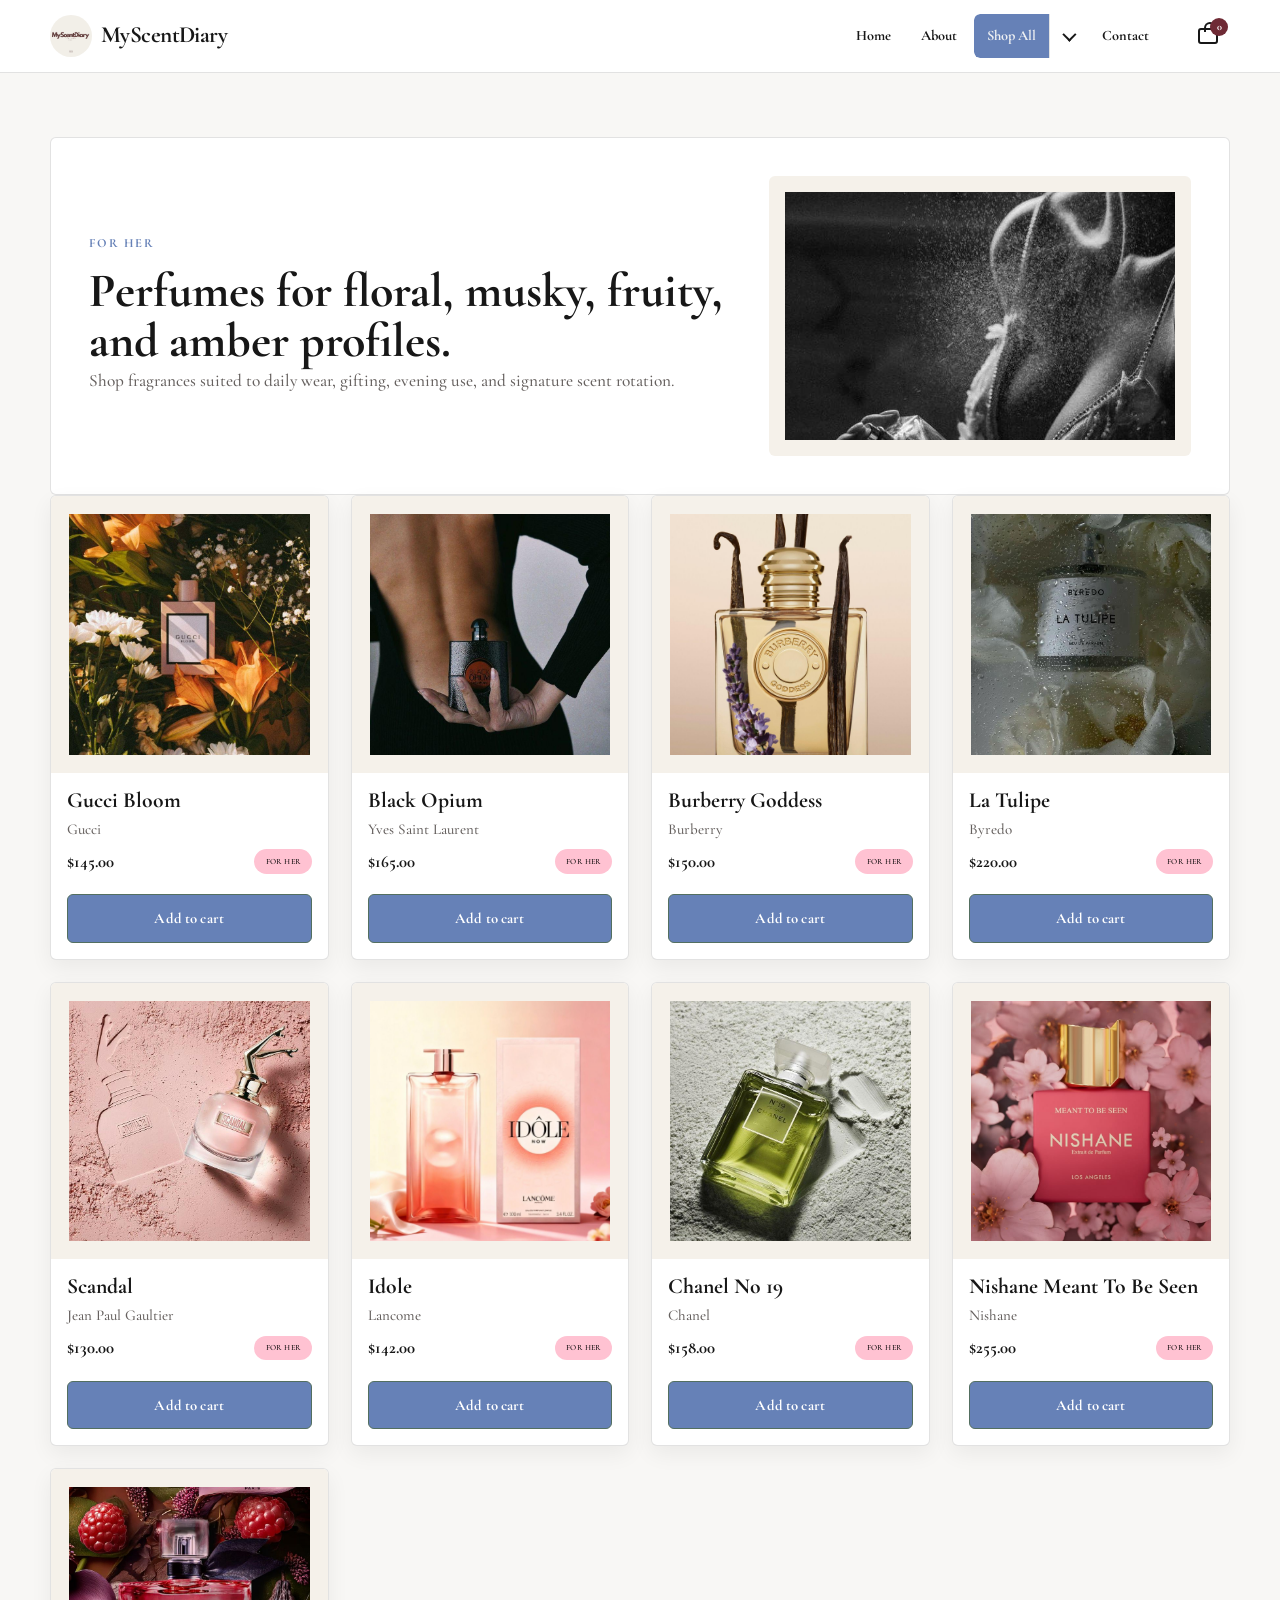
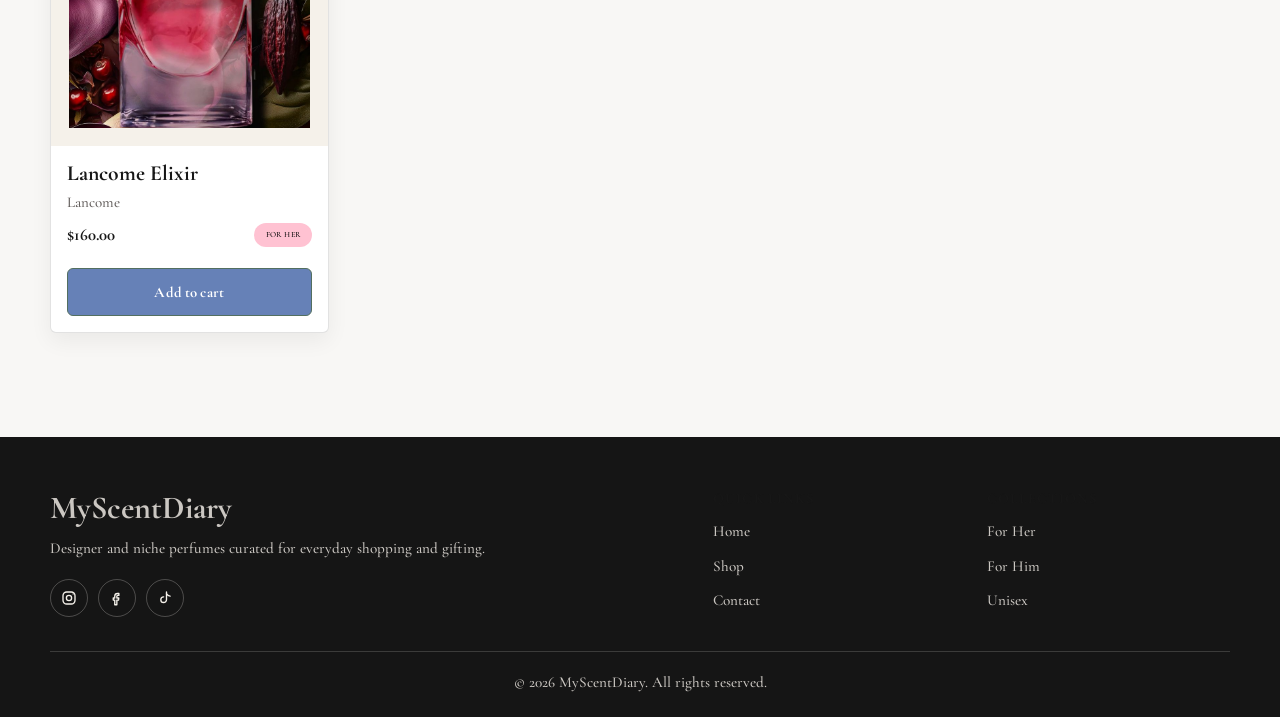
<file: forher.html>
<!DOCTYPE html>
<html lang="en">
<head>
  <meta charset="UTF-8">
  <meta name="viewport" content="width=device-width, initial-scale=1.0">
  <meta name="description" content="Shop MyScentDiary fragrances curated for her.">
  <title>For Her | MyScentDiary</title>
  <link rel="preconnect" href="https://fonts.googleapis.com">
  <link rel="preconnect" href="https://fonts.gstatic.com" crossorigin>
  <link rel="stylesheet" href="style.css">
</head>
<body data-page="home" data-category="her">
  <header class="site-header">
    <nav class="navbar section-content" aria-label="Main navigation">
      <a href="index.html" class="nav-logo" aria-label="MyScentDiary home">
        <img src="img/logo.jpeg" alt="MyScentDiary" class="logo-image">
                                <span class="logo-text">MyScentDiary</span>

      </a>

      <ul class="nav-menu" id="navMenu">
        <li class="mobile-menu-head">
          <span>Menu</span>
          <button class="close-menu" id="closeMenu" type="button" aria-label="Close menu">&times;</button> 
        </li>
        <li><a href="index.html" class="nav-link active">Home</a></li>
        <li><a href="about.html" class="nav-link">About</a></li>
        <li class="nav-item dropdown">
          <div class="shop-wrapper">
            <a href="shop.html" class="nav-link">Shop All</a>
            <button class="dropdown-toggle" id="dropdownToggle" type="button" aria-label="Open shop categories" aria-expanded="false">&#8964;</button>
          </div>
          <ul class="dropdown-menu">
            <li><a href="forher.html" class="dropdown-link">For Her</a></li>
            <li><a href="forhim.html" class="dropdown-link">For Him</a></li>
            <li><a href="unisex.html" class="dropdown-link">Unisex</a></li>
          </ul>
        </li>
        <li><a href="contact.html" class="nav-link">Contact</a></li>
      </ul>

        <div class="nav-actions">
      <a href="cart.html" class="nav-link cart-pill" aria-label="View cart">
        <span class="cart-icon" aria-hidden="true"></span>
        <span class="cart-count">0</span>
      </a>
      <button class="hamburger" id="hamburger" type="button" aria-label="Open menu" aria-expanded="false">&#9776;
      </button> 
    </div>

    </nav>
    <div class="overlay" id="overlay"></div>
  </header>
  <main class="catalog-page">
    <section class="page-hero collection-hero section-content">
      <div>
        <p class="eyebrow">For Her</p>
        <h1>Perfumes for floral, musky, fruity, and amber profiles.</h1>
        <p>Shop fragrances suited to daily wear, gifting, evening use, and signature scent rotation.</p>
      </div>
      <img src="img/forher.jpeg" alt="For Her fragrance collection" loading="lazy">
    </section>
    <section class="section-content">
      <div class="shop-product-grid" data-product-list="category"></div>
    </section>
  </main>
  <footer class="footer">
    <div class="footer-container section-content">
      <div class="footer-brand"><h2>MyScentDiary</h2><p>Designer and niche perfumes curated for everyday shopping and gifting.</p></div>
      <div><h3>Quick Links</h3><ul><li><a href="index.html">Home</a></li><li><a href="shop.html">Shop</a></li><li><a href="contact.html">Contact</a></li></ul></div>
      <div><h3>Collections</h3><ul><li><a href="forher.html">For Her</a></li><li><a href="forhim.html">For Him</a></li><li><a href="unisex.html">Unisex</a></li></ul></div>
    </div>
    <p class="footer-bottom">&copy; 2026 MyScentDiary. All rights reserved.</p>
  </footer>
  <script src="script.js"></script>
</body>
</html>
</file>
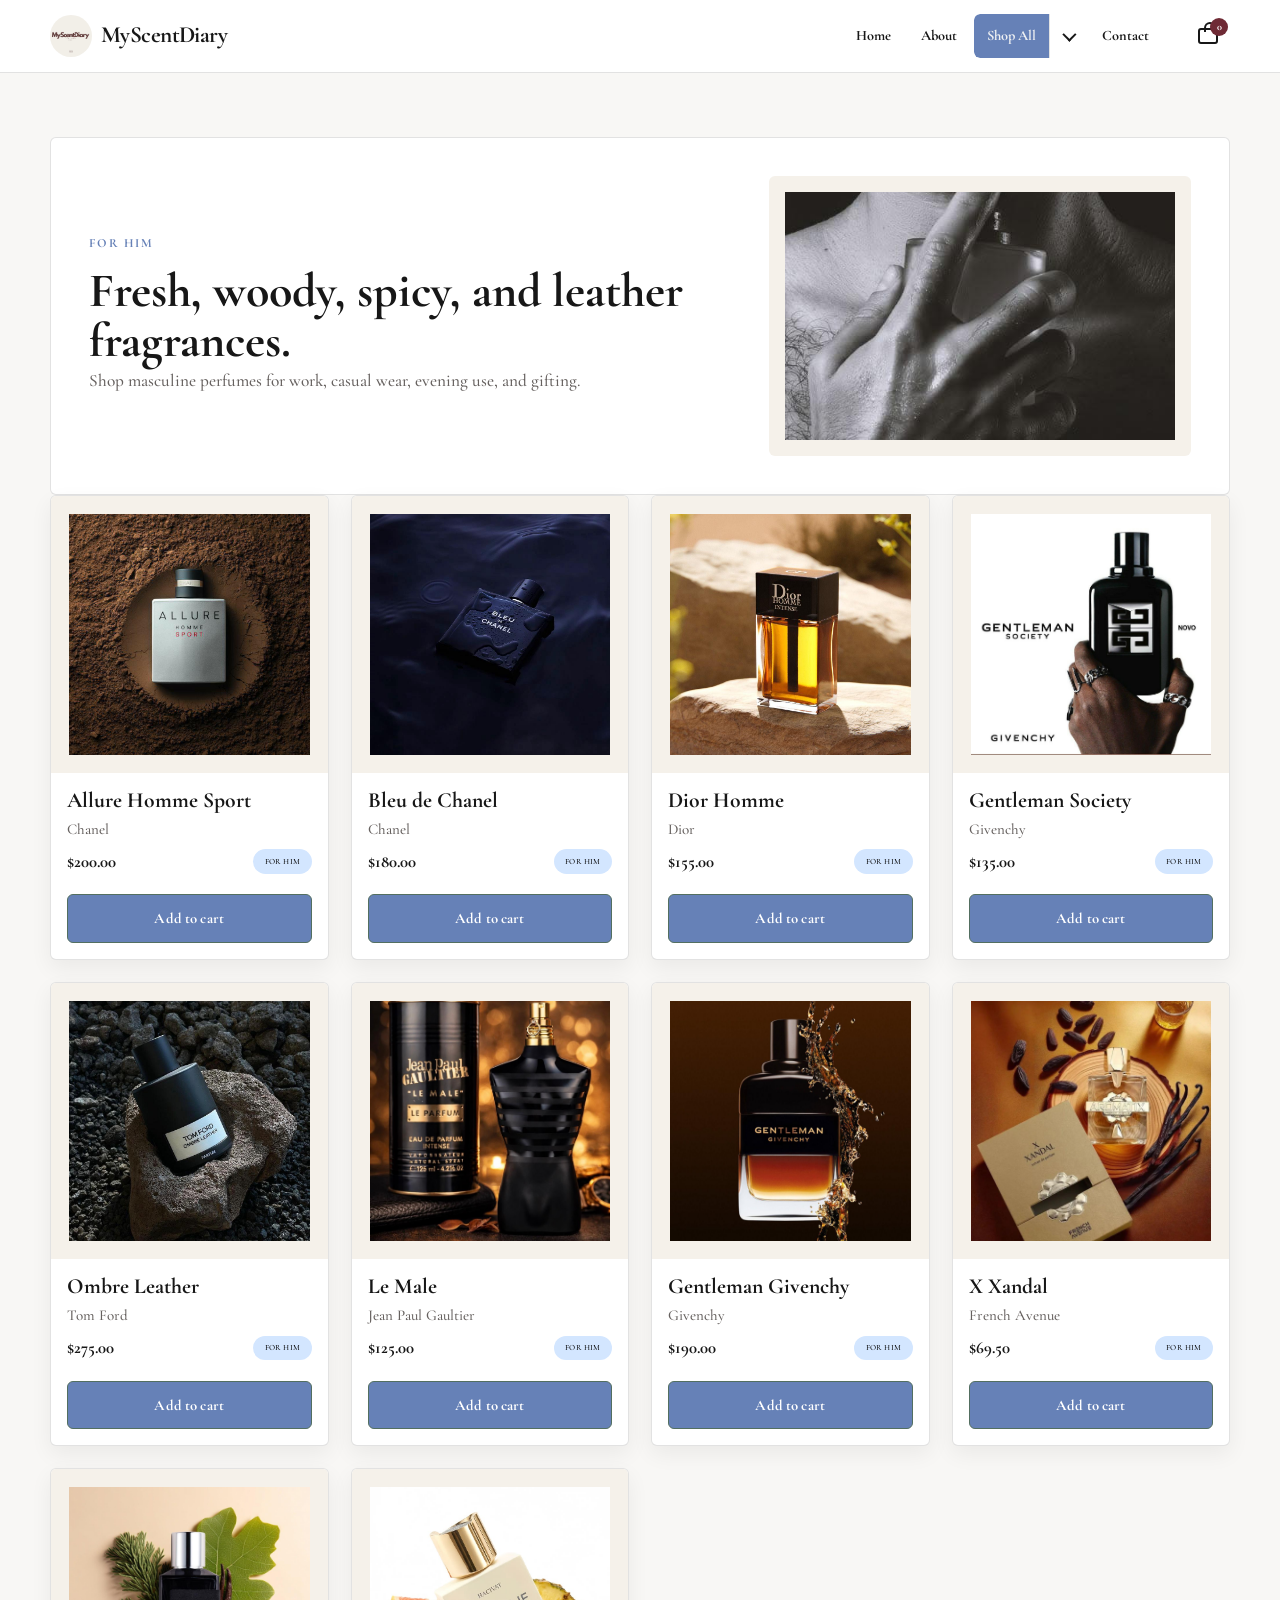
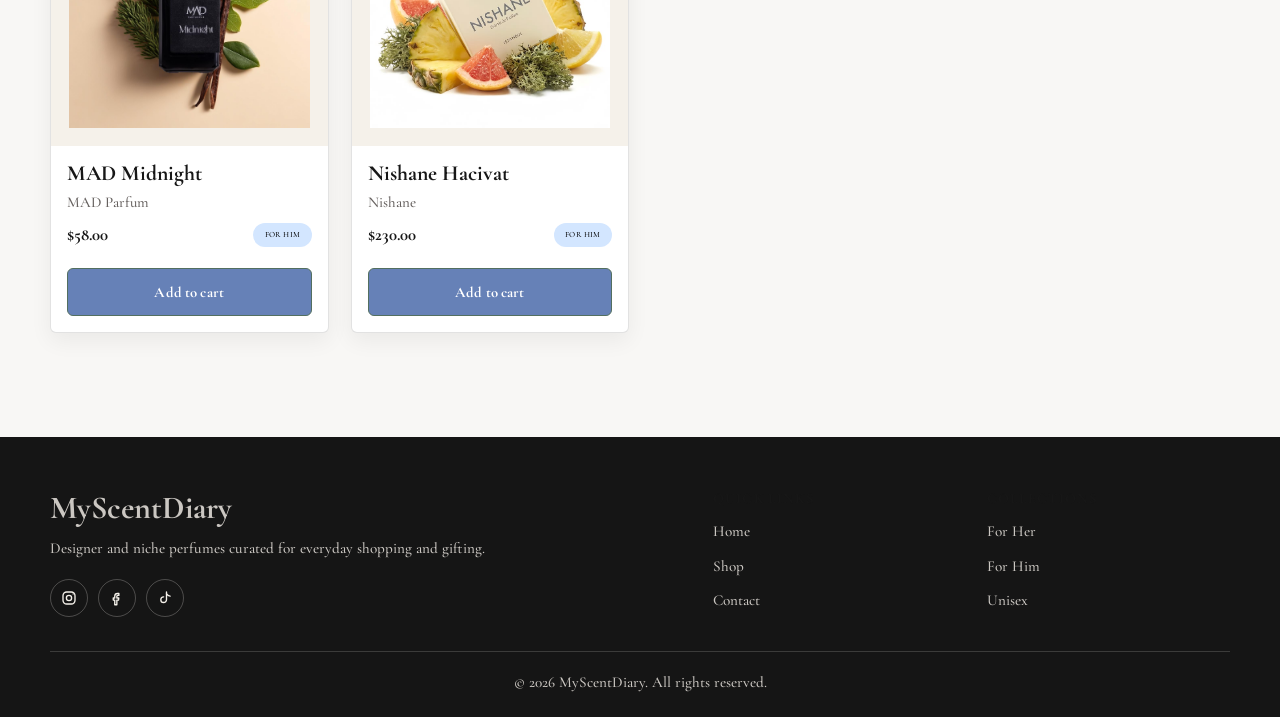
<file: forhim.html>
<!DOCTYPE html>
<html lang="en">
<head>
  <meta charset="UTF-8">
  <meta name="viewport" content="width=device-width, initial-scale=1.0">
  <meta name="description" content="Shop MyScentDiary fragrances curated for him.">
  <title>For Him | MyScentDiary</title>
  <link rel="preconnect" href="https://fonts.googleapis.com">
  <link rel="preconnect" href="https://fonts.gstatic.com" crossorigin>
  <link rel="stylesheet" href="style.css">
</head>
<body data-page="home" data-category="him">
  <header class="site-header">
    <nav class="navbar section-content" aria-label="Main navigation">
      <a href="index.html" class="nav-logo" aria-label="MyScentDiary home">
        <img src="img/logo.jpeg" alt="MyScentDiary" class="logo-image">
                                <span class="logo-text">MyScentDiary</span>

      </a>

      <ul class="nav-menu" id="navMenu">
        <li class="mobile-menu-head">
          <span>Menu</span>
          <button class="close-menu" id="closeMenu" type="button" aria-label="Close menu">&times;</button> 
        </li>
        <li><a href="index.html" class="nav-link active">Home</a></li>
        <li><a href="about.html" class="nav-link">About</a></li>
        <li class="nav-item dropdown">
          <div class="shop-wrapper">
            <a href="shop.html" class="nav-link">Shop All</a>
            <button class="dropdown-toggle" id="dropdownToggle" type="button" aria-label="Open shop categories" aria-expanded="false">&#8964;</button>
          </div>
          <ul class="dropdown-menu">
            <li><a href="forher.html" class="dropdown-link">For Her</a></li>
            <li><a href="forhim.html" class="dropdown-link">For Him</a></li>
            <li><a href="unisex.html" class="dropdown-link">Unisex</a></li>
          </ul>
        </li>
        <li><a href="contact.html" class="nav-link">Contact</a></li>
      </ul>

        <div class="nav-actions">
      <a href="cart.html" class="nav-link cart-pill" aria-label="View cart">
        <span class="cart-icon" aria-hidden="true"></span>
        <span class="cart-count">0</span>
      </a>
      <button class="hamburger" id="hamburger" type="button" aria-label="Open menu" aria-expanded="false">&#9776;
      </button> 
    </div>

    </nav>
    <div class="overlay" id="overlay"></div>
  </header>
  <main class="catalog-page">
    <section class="page-hero collection-hero section-content">
      <div>
        <p class="eyebrow">For Him</p>
        <h1>Fresh, woody, spicy, and leather fragrances.</h1>
        <p>Shop masculine perfumes for work, casual wear, evening use, and gifting.</p>
      </div>
      <img src="img/forhim.jpeg" alt="For Him fragrance collection" loading="lazy">
    </section>
    <section class="section-content">
      <div class="shop-product-grid" data-product-list="category"></div>
    </section>
  </main>
  <footer class="footer">
    <div class="footer-container section-content">
      <div class="footer-brand"><h2>MyScentDiary</h2><p>Designer and niche perfumes curated for everyday shopping and gifting.</p></div>
      <div><h3>Quick Links</h3><ul><li><a href="index.html">Home</a></li><li><a href="shop.html">Shop</a></li><li><a href="contact.html">Contact</a></li></ul></div>
      <div><h3>Collections</h3><ul><li><a href="forher.html">For Her</a></li><li><a href="forhim.html">For Him</a></li><li><a href="unisex.html">Unisex</a></li></ul></div>
    </div>
    <p class="footer-bottom">&copy; 2026 MyScentDiary. All rights reserved.</p>
  </footer>
  <script src="script.js"></script>
</body>
</html>
</file>
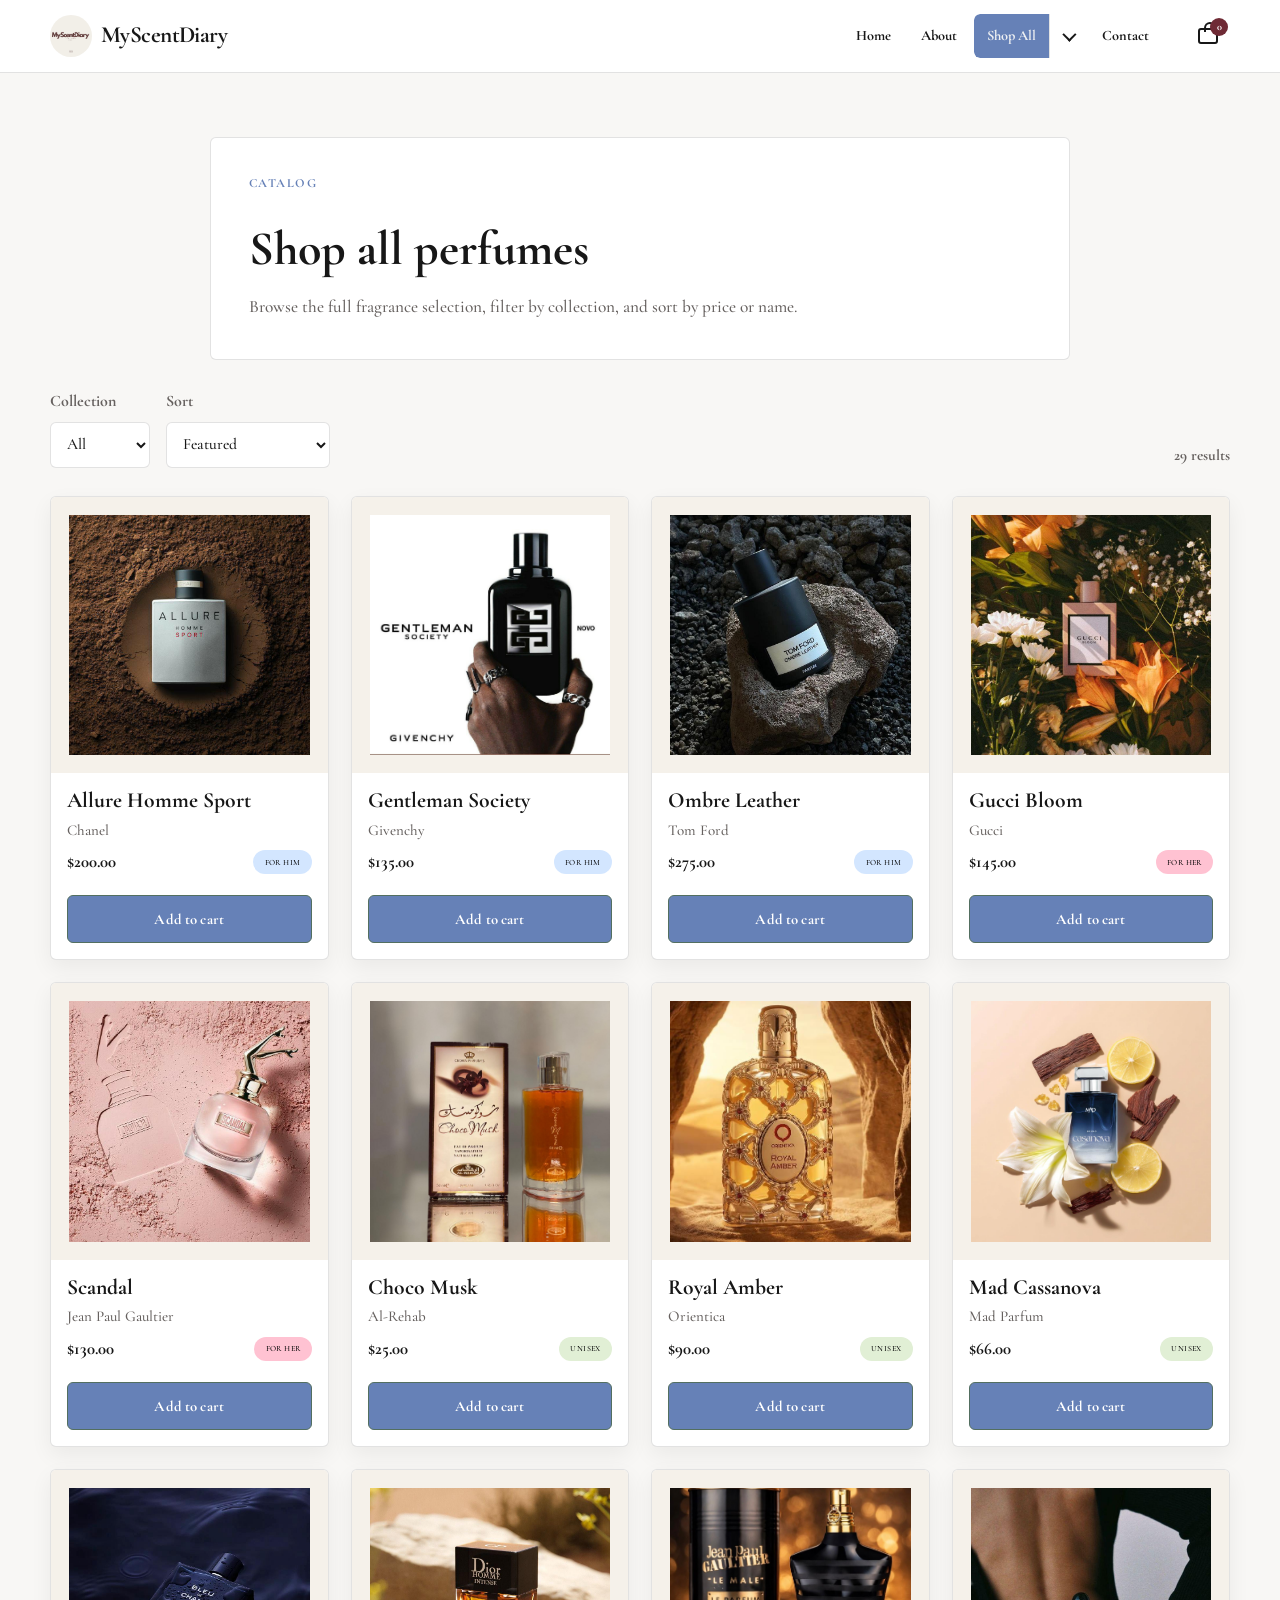
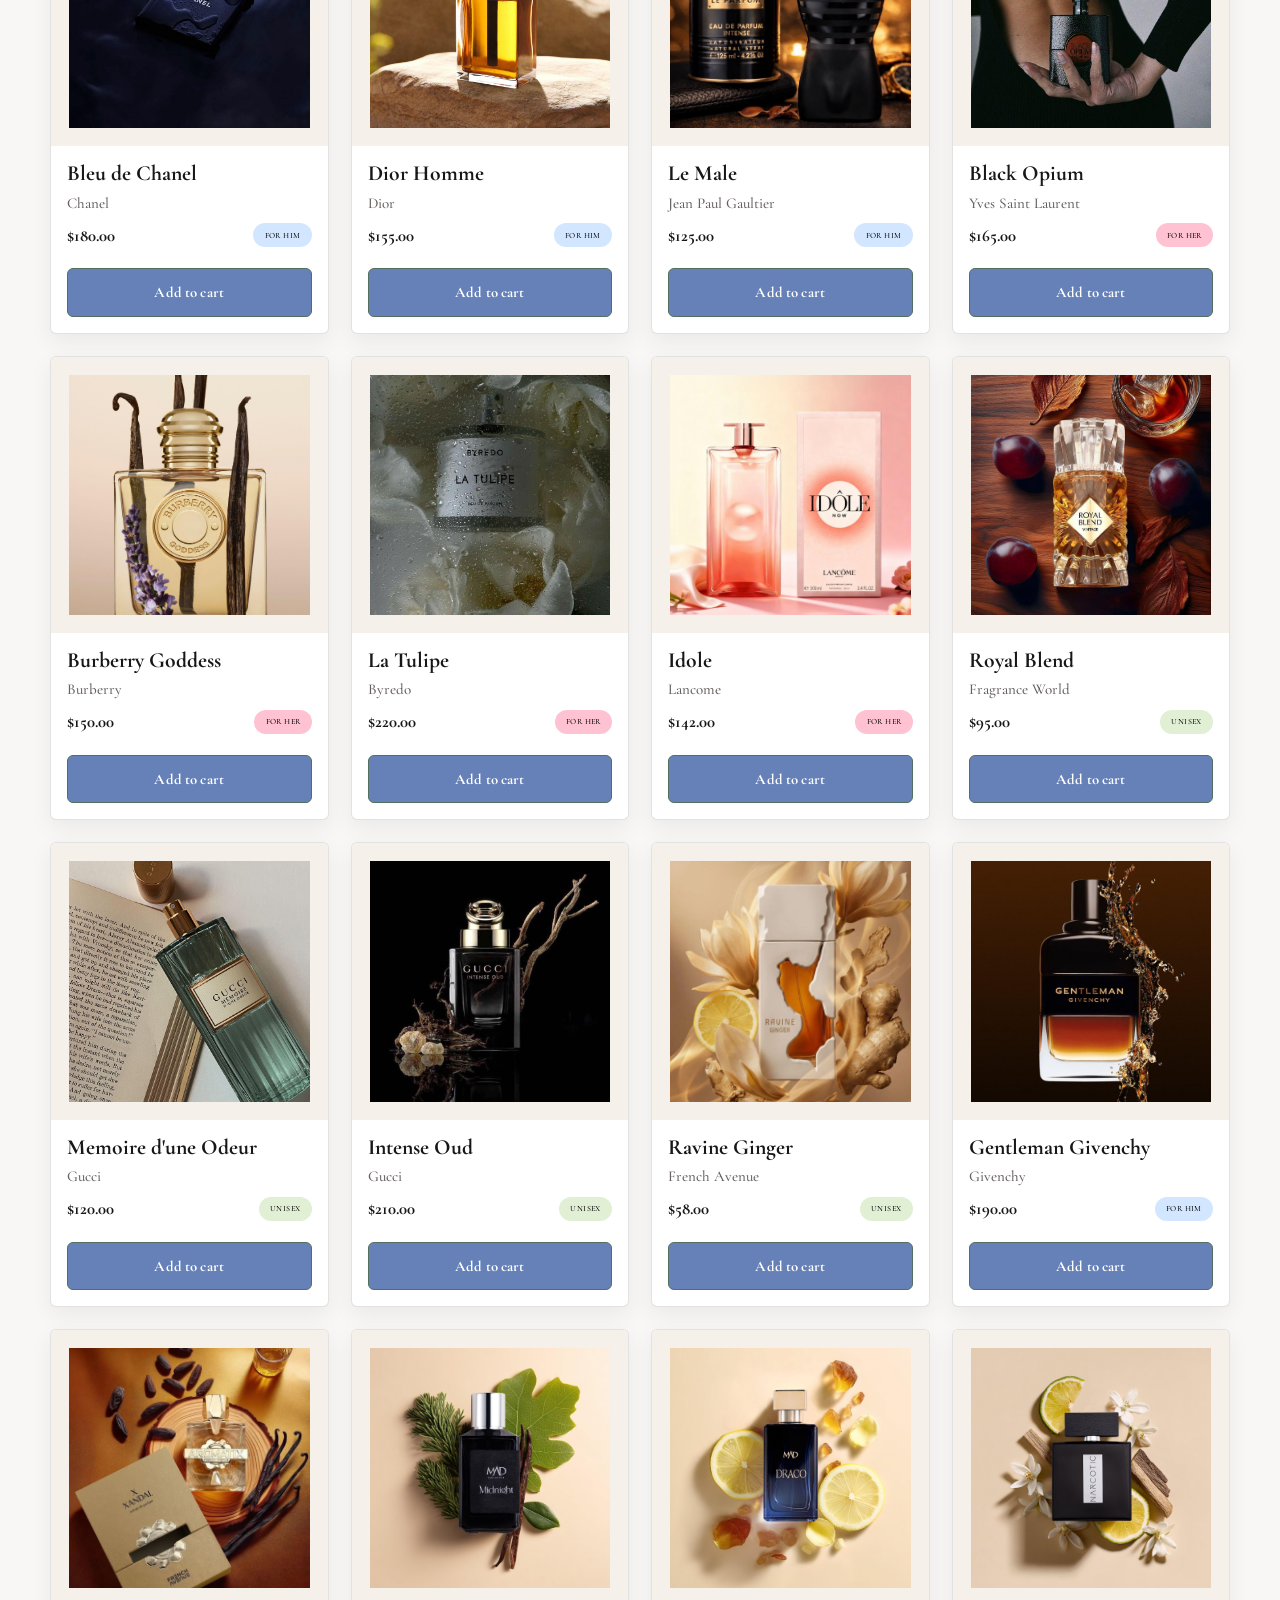
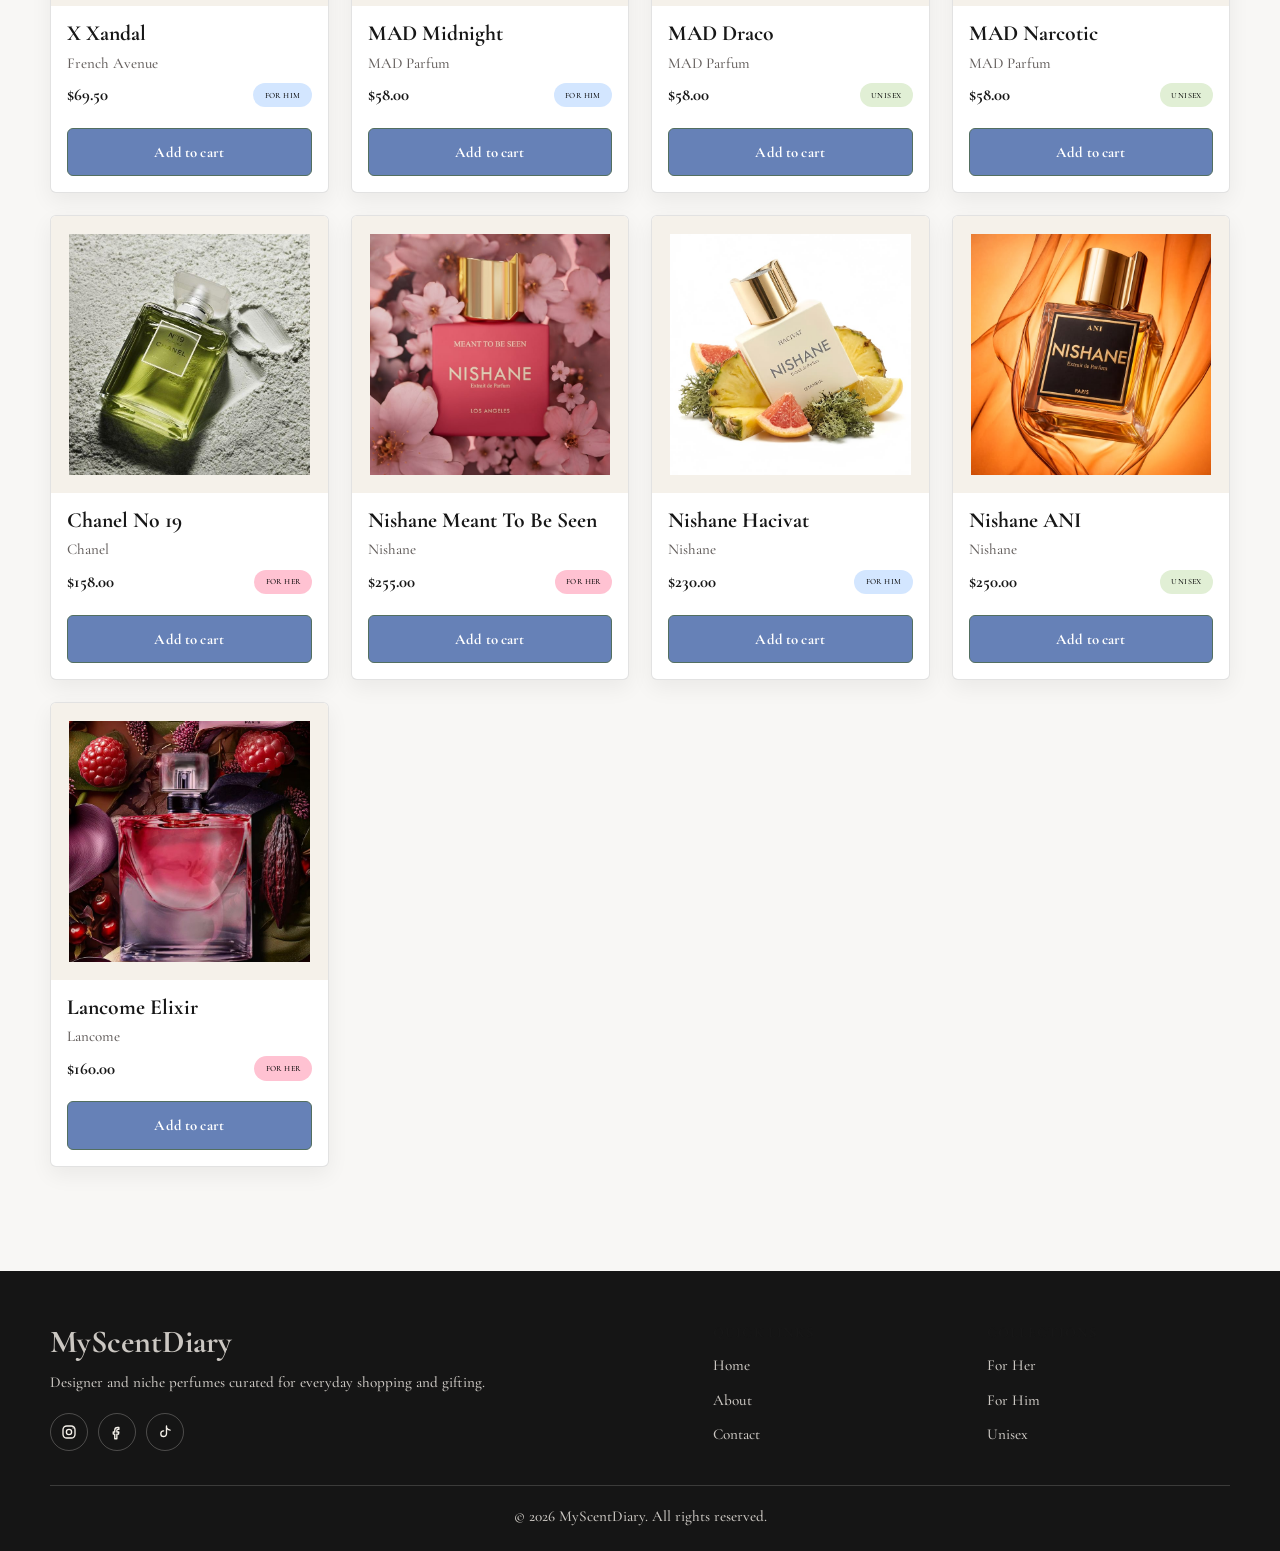
<file: invoice.html>
<!DOCTYPE html>
<html lang="en">
<head>
  <meta charset="UTF-8">
  <meta name="viewport" content="width=device-width, initial-scale=1.0">
  <meta name="description" content="MyScentDiary order invoice.">
  <title>Invoice | MyScentDiary</title>
  <link rel="preconnect" href="https://fonts.googleapis.com">
  <link rel="preconnect" href="https://fonts.gstatic.com" crossorigin>
  <link rel="stylesheet" href="style.css">
</head>
<body data-page="invoice">
  <header class="site-header"><nav class="navbar section-content" aria-label="Main navigation"><a href="index.html" class="nav-logo" aria-label="MyScentDiary home"><img src="img/logo.jpeg" alt="MyScentDiary" class="logo-image"></a><div class="invoice-nav-note">Order placed successfully</div><div class="nav-actions"><a href="cart.html" class="nav-link cart-pill" aria-label="View cart"><span class="cart-icon" aria-hidden="true"></span><span class="cart-count">0</span></a></div></nav></header>
  <main class="invoice-page section-content">
    <section class="invoice-document" id="invoiceDocument">
      <div class="invoice-top"><div class="invoice-brand"><img src="img/logo.jpeg" alt="MyScentDiary"><div><strong>MyScentDiary</strong><span>Designer and niche fragrances</span></div></div><div class="invoice-title"><p>Invoice</p><h1 id="invoiceNumber">—</h1><span id="invoiceDate"></span></div></div>
      <div class="invoice-parties"><div><p class="eyebrow">Customer details</p><h2 id="invoiceCustomer">—</h2><p id="invoiceContact"></p></div><div><p class="eyebrow">Shipping address</p><h2>Delivery address</h2><p id="invoiceAddress"></p></div></div>
      <div class="invoice-table-wrap"><table class="invoice-table"><thead><tr><th>Item</th><th>Qty</th><th>Price</th><th>Total</th></tr></thead><tbody id="invoiceItems"></tbody></table></div>
      <div class="invoice-footer-grid"><div class="invoice-status"><div><span>Payment Method</span><strong>Pay on Delivery</strong></div><div><span>Order Status</span><strong>Awaiting Confirmation</strong></div></div><div class="invoice-totals" id="invoiceTotals"></div></div>
    </section>
    <div class="invoice-actions"><button class="button primary" id="downloadInvoice" type="button">Download Invoice (PDF)</button><a class="button ghost" href="confirmation.html">View Order Confirmation</a></div>
    <p class="invoice-redirect-note" id="invoiceRedirectNote">Opening order confirmation in 10 seconds…</p>
  </main>
  <script src="script.js"></script>
  <script src="jspdf.umd.min.js"></script>
  <script src="invoice.js"></script>
</body>
</html>
</file>
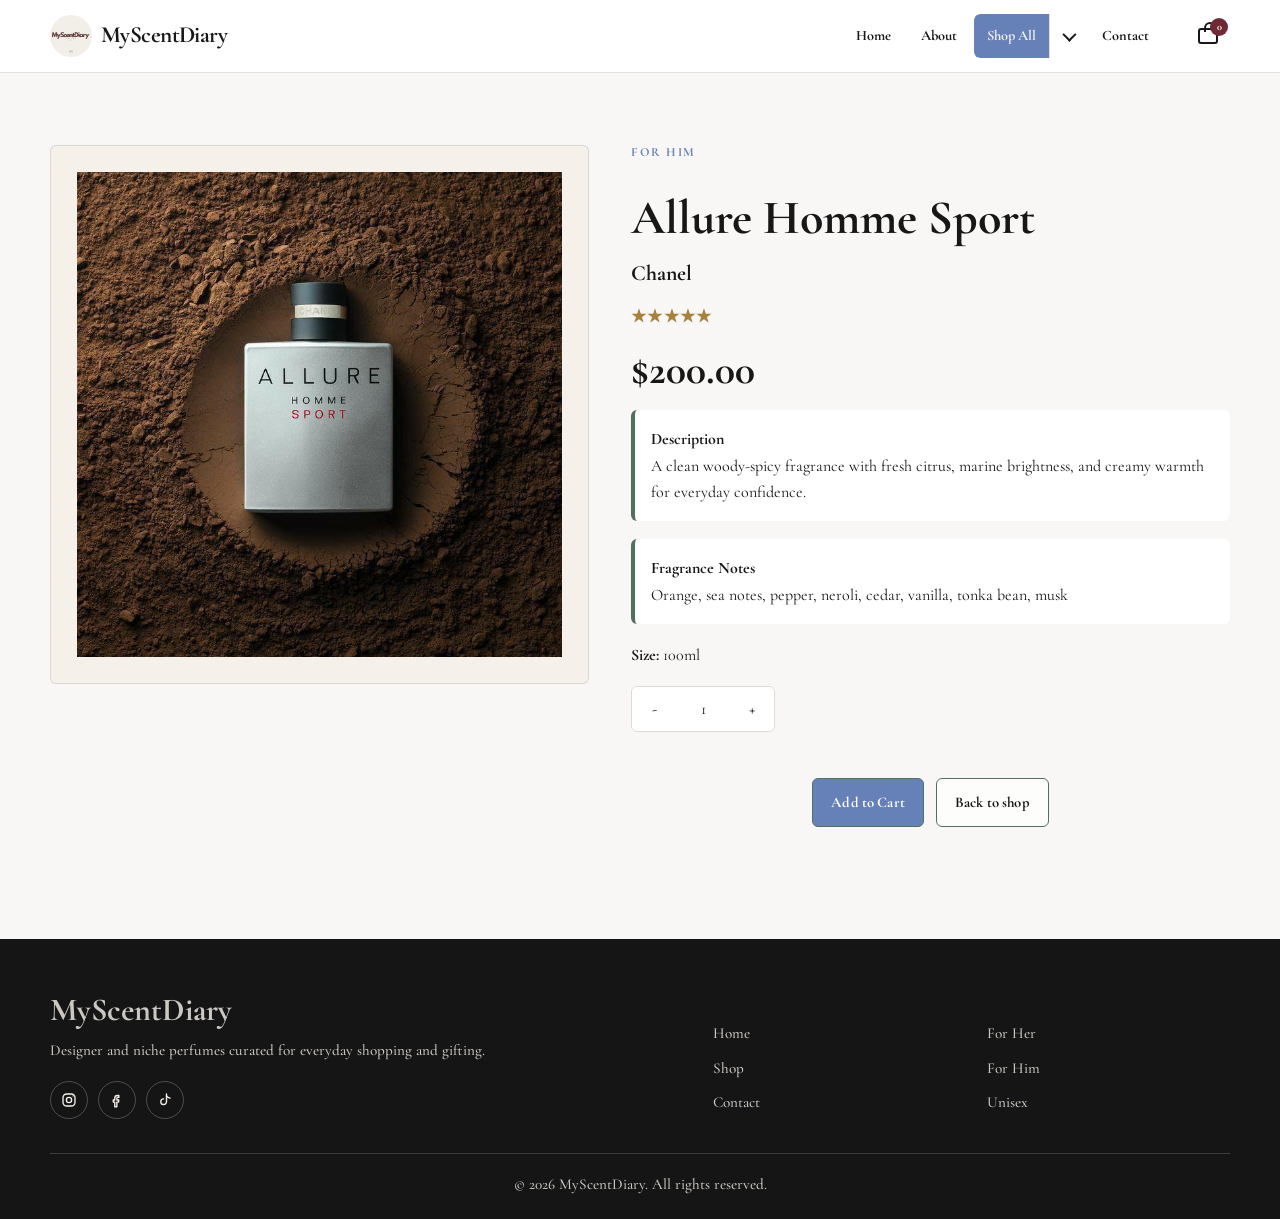
<file: product.html>
<!DOCTYPE html>
<html lang="en">
<head>
  <meta charset="UTF-8">
  <meta name="viewport" content="width=device-width, initial-scale=1.0">
  <meta name="description" content="View fragrance notes, price, and details for a MyScentDiary product.">
  <title>Product Details | MyScentDiary</title>
  <link rel="preconnect" href="https://fonts.googleapis.com">
  <link rel="preconnect" href="https://fonts.gstatic.com" crossorigin>
  <link rel="stylesheet" href="style.css">
</head>
<body data-page="home">
  <header class="site-header">
    <nav class="navbar section-content" aria-label="Main navigation">
      <a href="index.html" class="nav-logo" aria-label="MyScentDiary home">
        <img src="img/logo.jpeg" alt="MyScentDiary" class="logo-image">
                                <span class="logo-text">MyScentDiary</span>

      </a>

      <ul class="nav-menu" id="navMenu">
        <li class="mobile-menu-head">
          <span>Menu</span>
          <button class="close-menu" id="closeMenu" type="button" aria-label="Close menu">&times;</button> 
        </li>
        <li><a href="index.html" class="nav-link active">Home</a></li>
        <li><a href="about.html" class="nav-link">About</a></li>
        <li class="nav-item dropdown">
          <div class="shop-wrapper">
            <a href="shop.html" class="nav-link">Shop All</a>
            <button class="dropdown-toggle" id="dropdownToggle" type="button" aria-label="Open shop categories" aria-expanded="false">&#8964;</button>
          </div>
          <ul class="dropdown-menu">
            <li><a href="forher.html" class="dropdown-link">For Her</a></li>
            <li><a href="forhim.html" class="dropdown-link">For Him</a></li>
            <li><a href="unisex.html" class="dropdown-link">Unisex</a></li>
          </ul>
        </li>
        <li><a href="contact.html" class="nav-link">Contact</a></li>
      </ul>

        <div class="nav-actions">
      <a href="cart.html" class="nav-link cart-pill" aria-label="View cart">
        <span class="cart-icon" aria-hidden="true"></span>
        <span class="cart-count">0</span>
      </a>
      <button class="hamburger" id="hamburger" type="button" aria-label="Open menu" aria-expanded="false">&#9776;
      </button> 
    </div>

    </nav>
    <div class="overlay" id="overlay"></div>
  </header>

  <main class="section-content">
    <section class="product-page" id="productDetail"></section>
  </main>

  <footer class="footer">
    <div class="footer-container section-content">
      <div class="footer-brand"><h2>MyScentDiary</h2><p>Designer and niche perfumes curated for everyday shopping and gifting.</p></div>
      <div><h3>Quick Links</h3><ul><li><a href="index.html">Home</a></li><li><a href="shop.html">Shop</a></li><li><a href="contact.html">Contact</a></li></ul></div>
      <div><h3>Collections</h3><ul><li><a href="forher.html">For Her</a></li><li><a href="forhim.html">For Him</a></li><li><a href="unisex.html">Unisex</a></li></ul></div>
    </div>
    <p class="footer-bottom">&copy; 2026 MyScentDiary. All rights reserved.</p>
  </footer>
  <script src="script.js"></script>
</body>
</html>
</file>
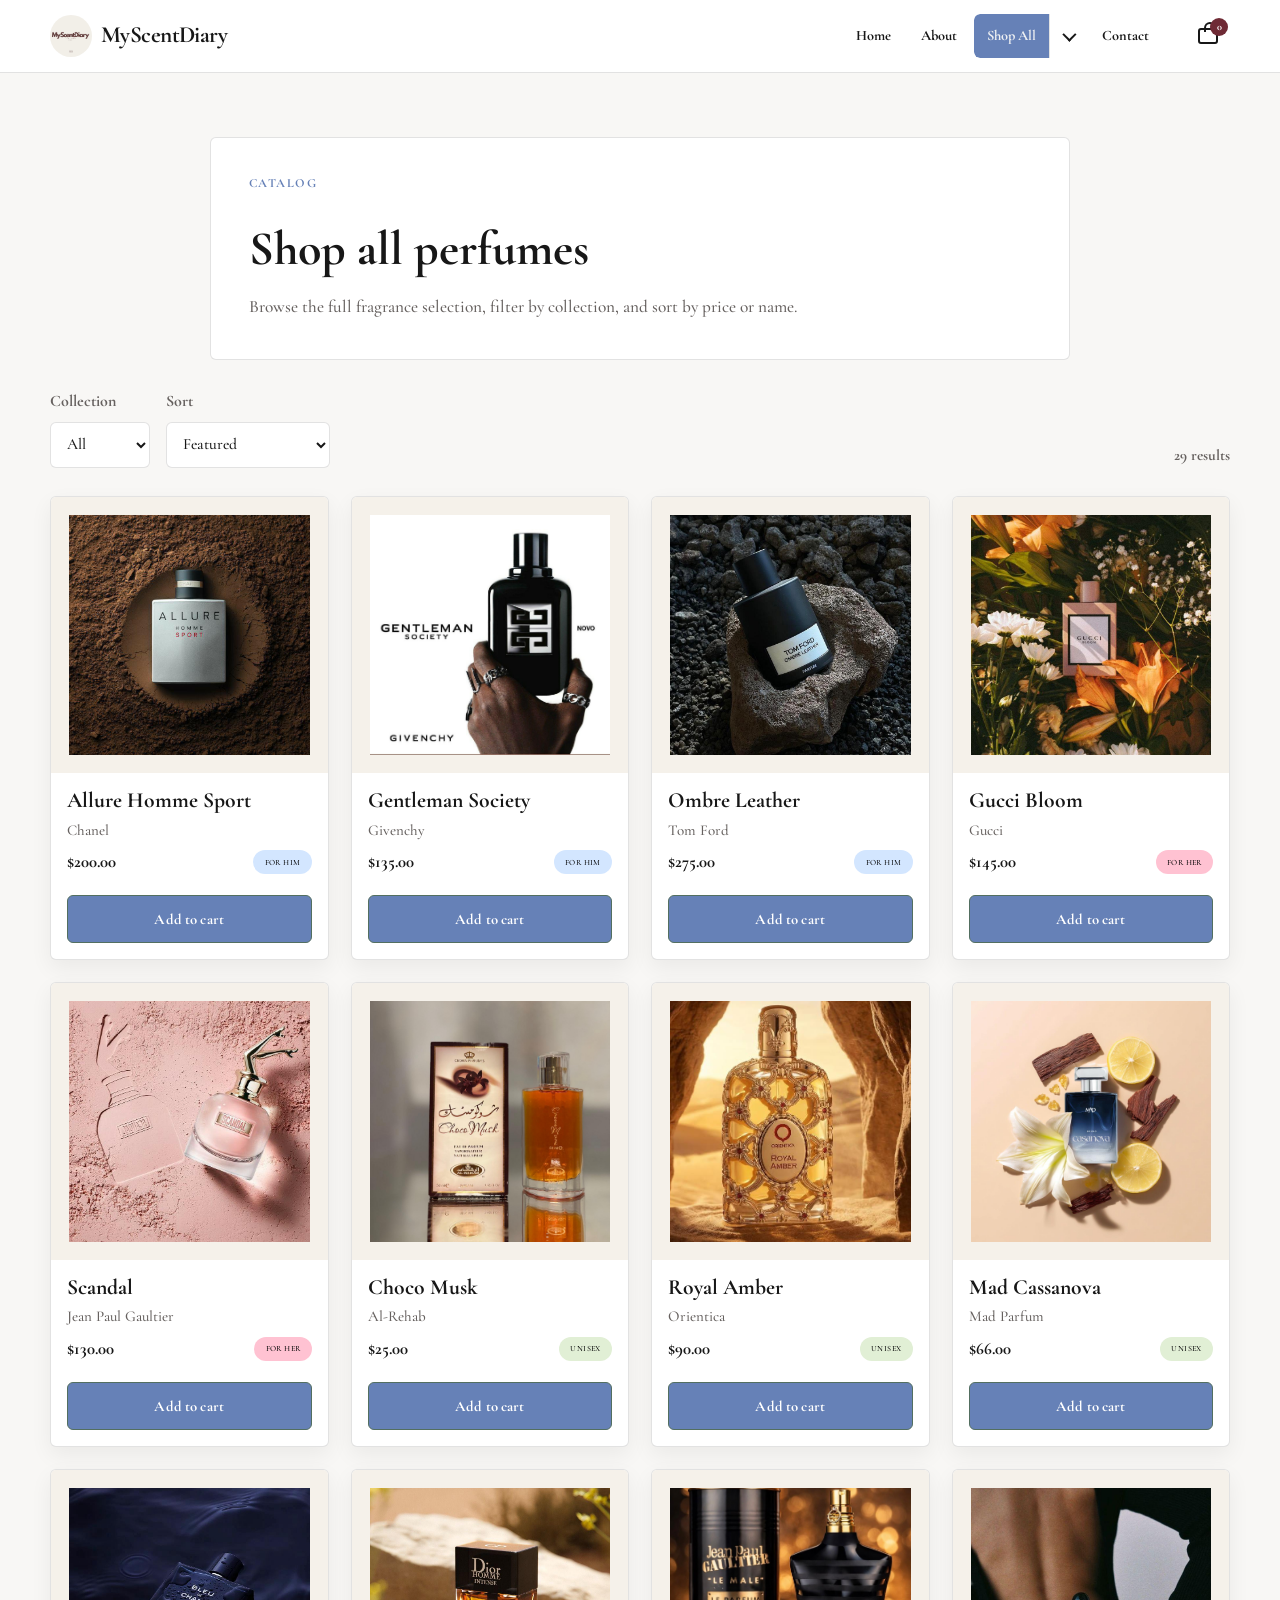
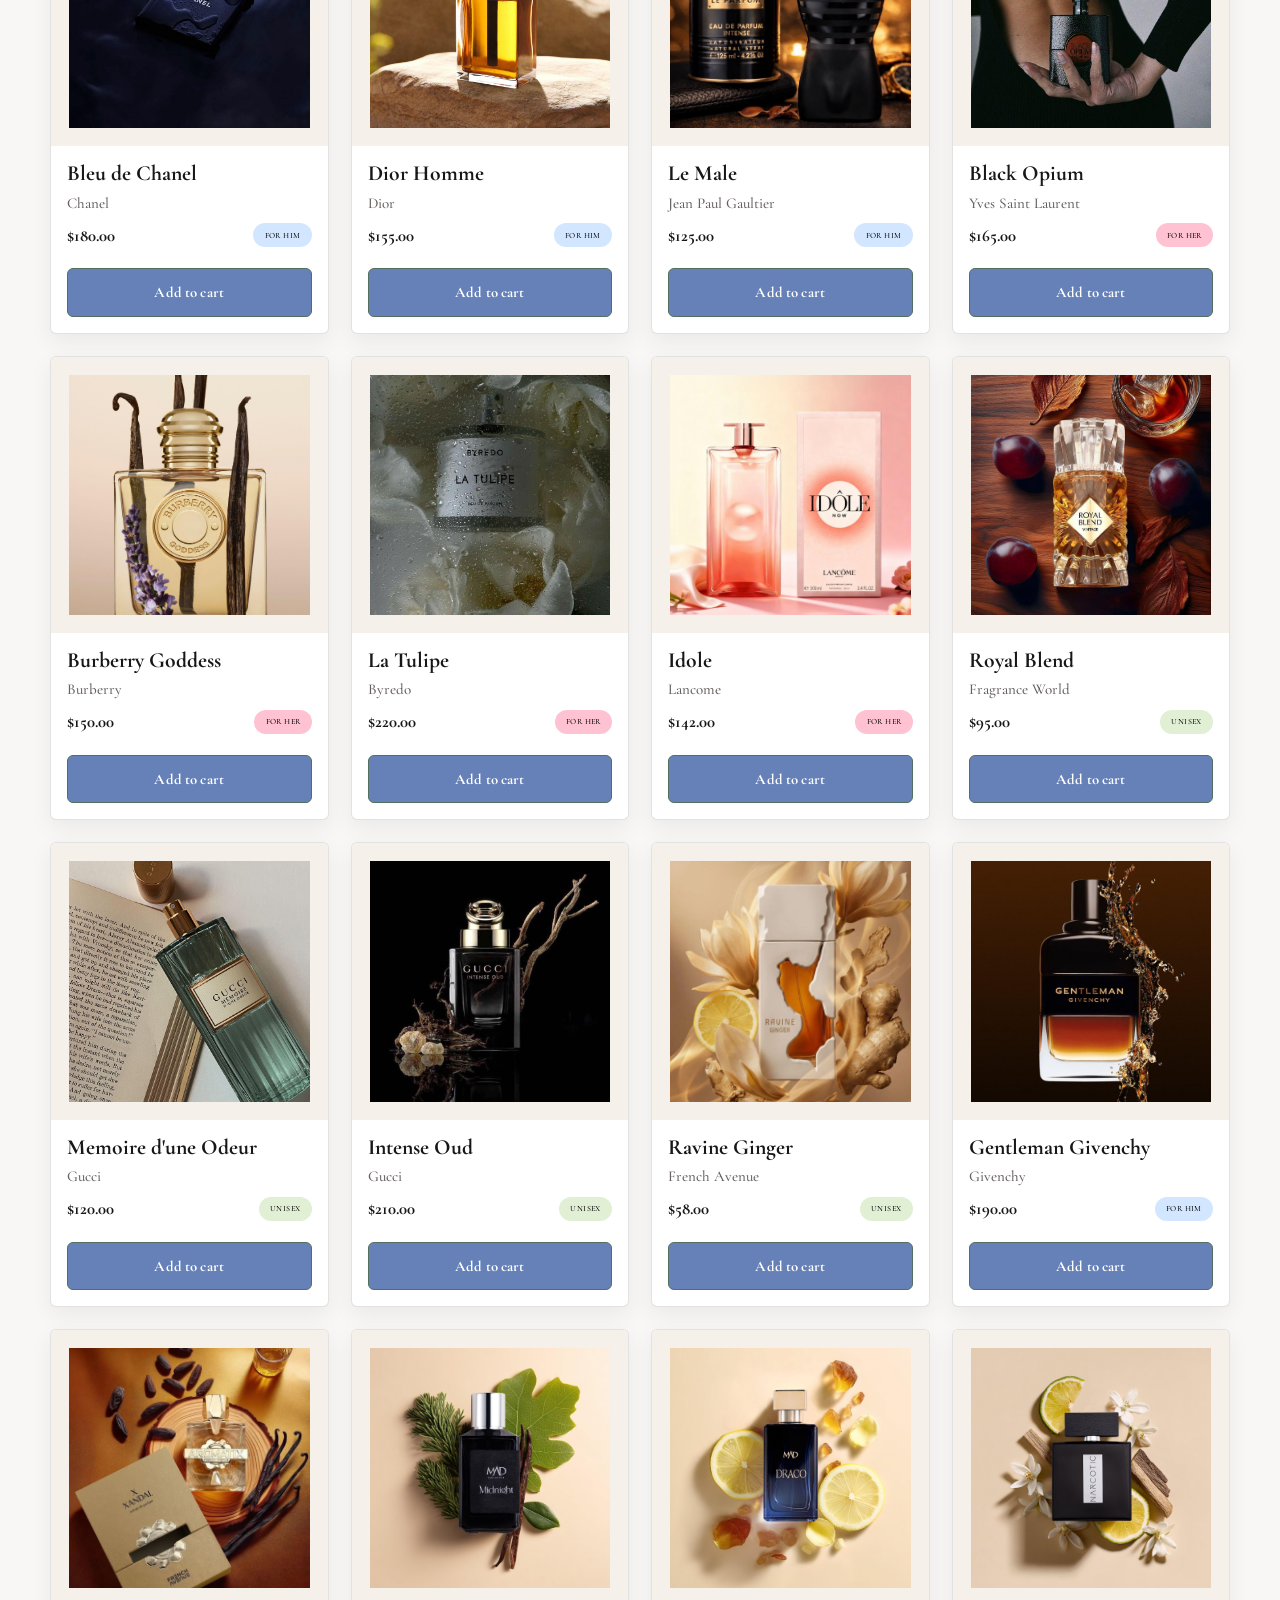
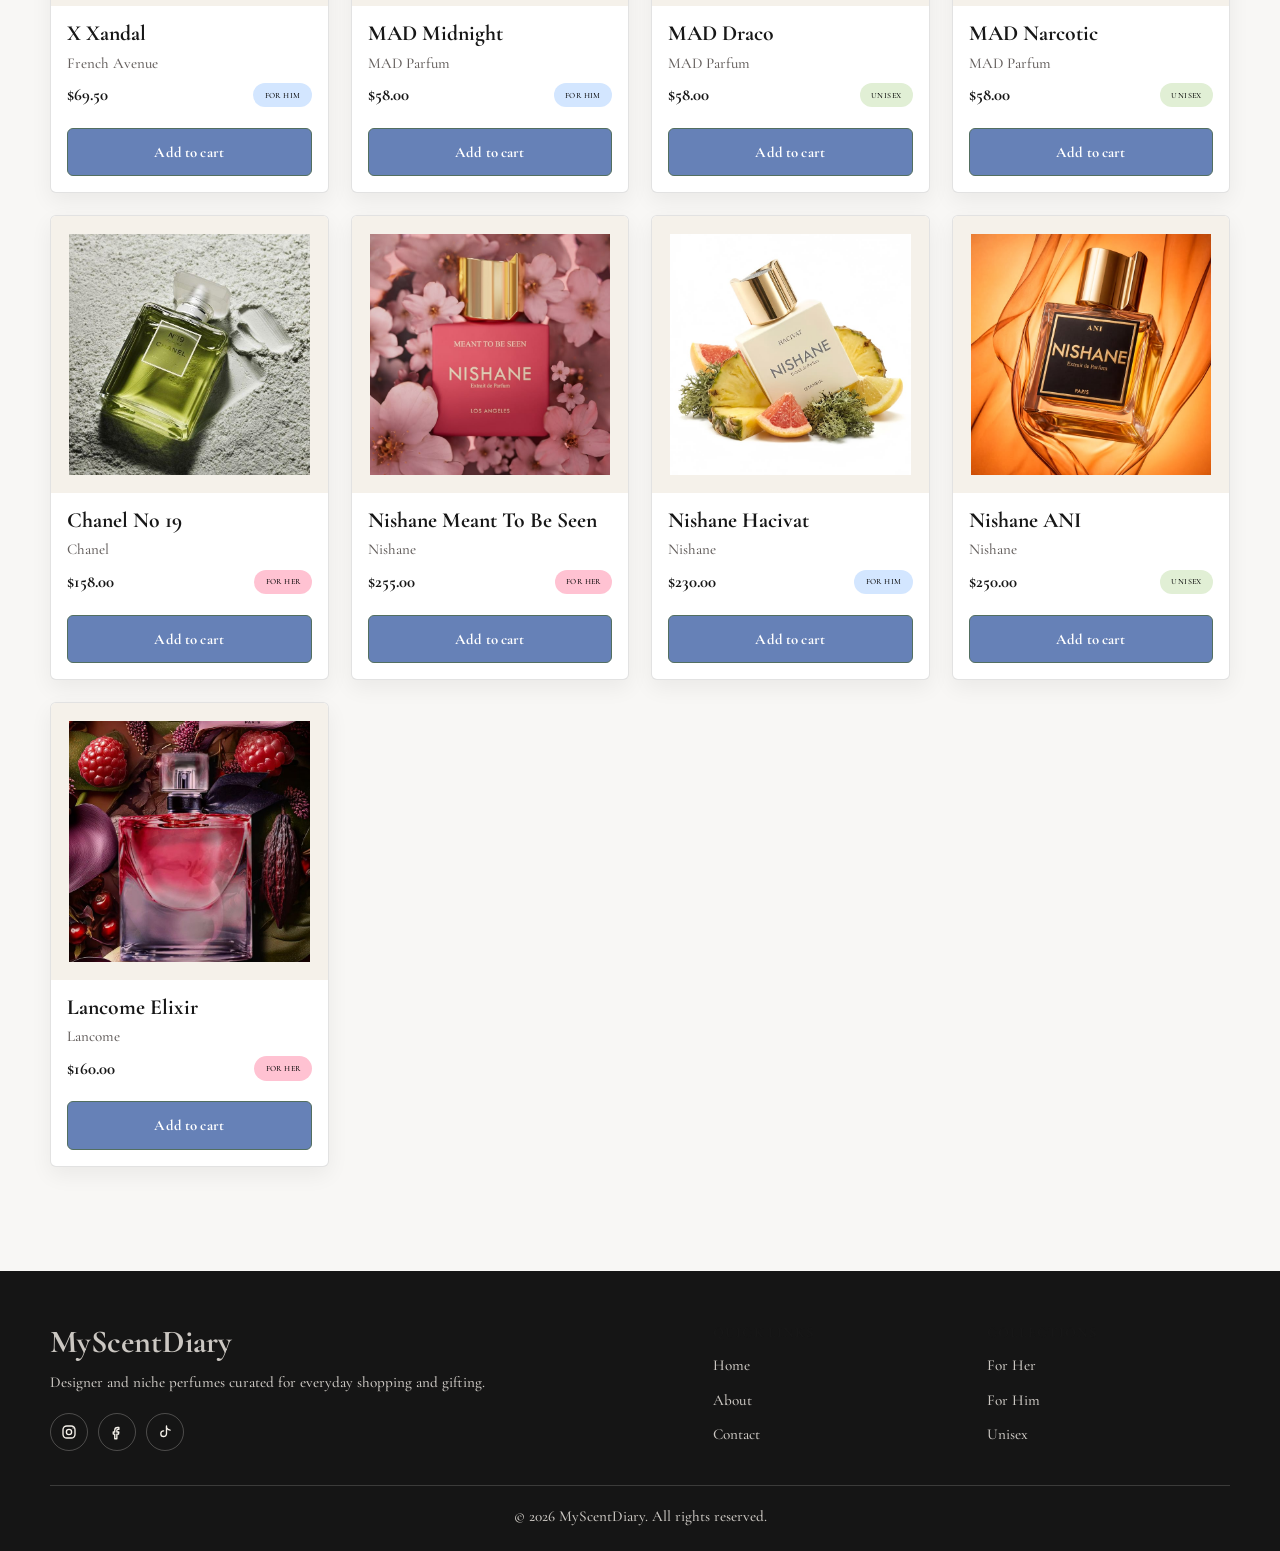
<file: shop.html>
<!DOCTYPE html>
<html lang="en">
<head>
  <meta charset="UTF-8">
  <meta name="viewport" content="width=device-width, initial-scale=1.0">
  <meta name="description" content="Shop all MyScentDiary perfumes by collection, price, and fragrance profile.">
  <title>Shop All | MyScentDiary</title>
  <link rel="preconnect" href="https://fonts.googleapis.com">
  <link rel="preconnect" href="https://fonts.gstatic.com" crossorigin>
  <link rel="stylesheet" href="style.css">
</head>
<body data-page="home">
  <header class="site-header">
    <nav class="navbar section-content" aria-label="Main navigation">
      <a href="index.html" class="nav-logo" aria-label="MyScentDiary home">
        <img src="img/logo.jpeg" alt="MyScentDiary" class="logo-image">
                        <span class="logo-text">MyScentDiary</span>

      </a>

      <ul class="nav-menu" id="navMenu">
        <li class="mobile-menu-head">
          <span>Menu</span>
          <button class="close-menu" id="closeMenu" type="button" aria-label="Close menu">&times;</button> 
        </li>
        <li><a href="index.html" class="nav-link active">Home</a></li>
        <li><a href="about.html" class="nav-link">About</a></li>
        <li class="nav-item dropdown">
          <div class="shop-wrapper">
            <a href="shop.html" class="nav-link">Shop All</a>
            <button class="dropdown-toggle" id="dropdownToggle" type="button" aria-label="Open shop categories" aria-expanded="false">&#8964;</button>
          </div>
          <ul class="dropdown-menu">
            <li><a href="forher.html" class="dropdown-link">For Her</a></li>
            <li><a href="forhim.html" class="dropdown-link">For Him</a></li>
            <li><a href="unisex.html" class="dropdown-link">Unisex</a></li>
          </ul>
        </li>
        <li><a href="contact.html" class="nav-link">Contact</a></li>
      </ul>

        <div class="nav-actions">
      <a href="cart.html" class="nav-link cart-pill" aria-label="View cart">
        <span class="cart-icon" aria-hidden="true"></span>
        <span class="cart-count">0</span>
      </a>
      <button class="hamburger" id="hamburger" type="button" aria-label="Open menu" aria-expanded="false">&#9776;
      </button> 
    </div>

    </nav>
    <div class="overlay" id="overlay"></div>
  </header>
  <main class="catalog-page">
    <section class="page-hero compact section-content">
      <p class="eyebrow">Catalog</p>
      <h1>Shop all perfumes</h1>
      <p>Browse the full fragrance selection, filter by collection, and sort by price or name.</p>
    </section>

    <section class="shop-controls section-content" aria-label="Product filters">
      <label>
        <span>Collection</span>
        <select id="categoryFilter">
          <option value="all">All</option>
          <option value="her">For Her</option>
          <option value="him">For Him</option>
          <option value="unisex">Unisex</option>
        </select>
      </label>
      <label>
        <span>Sort</span>
        <select id="sortFilter">
          <option value="featured">Featured</option>
          <option value="price-low">Price: Low to High</option>
          <option value="price-high">Price: High to Low</option>
          <option value="name">Name</option>
        </select>
      </label>
      <p class="results" id="resultCount">0 results</p>
    </section>

    <section class="section-content">
      <div class="shop-product-grid" data-product-list="catalog"></div>
    </section>
  </main>

  <footer class="footer">
    <div class="footer-container section-content">
      <div class="footer-brand"><h2>MyScentDiary</h2><p>Designer and niche perfumes curated for everyday shopping and gifting.</p></div>
      <div><h3>Quick Links</h3><ul><li><a href="index.html">Home</a></li><li><a href="about.html">About</a></li><li><a href="contact.html">Contact</a></li></ul></div>
      <div><h3>Collections</h3><ul><li><a href="forher.html">For Her</a></li><li><a href="forhim.html">For Him</a></li><li><a href="unisex.html">Unisex</a></li></ul></div>
    </div>
    <p class="footer-bottom">&copy; 2026 MyScentDiary. All rights reserved.</p>
  </footer>
  <script src="script.js"></script>
</body>
</html>
</file>
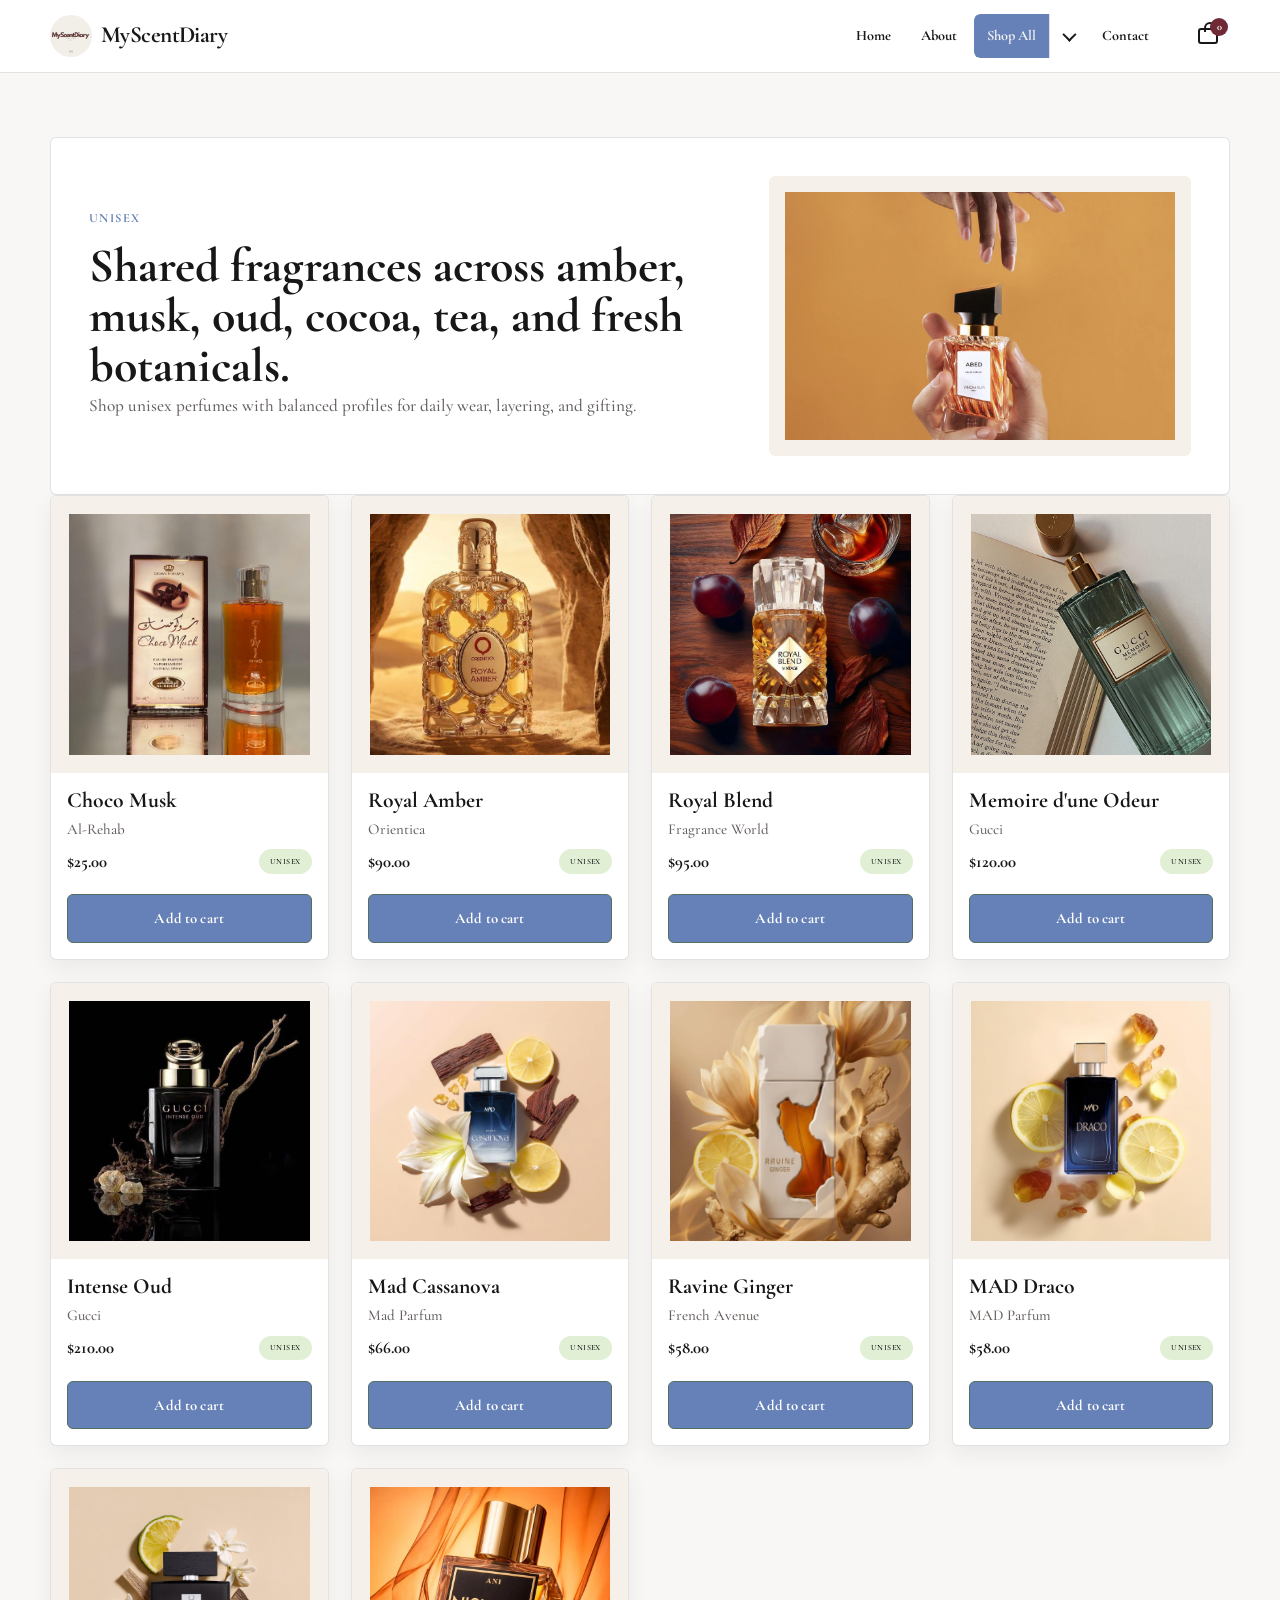
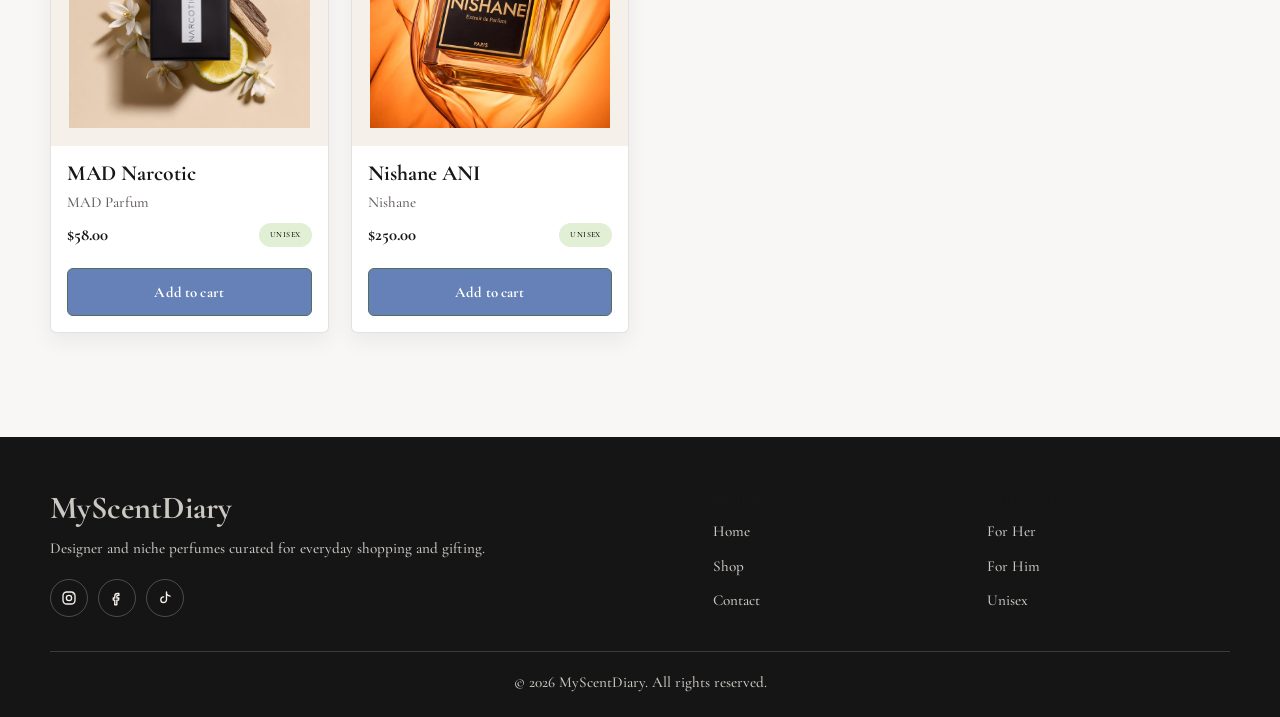
<file: unisex.html>
<!DOCTYPE html>
<html lang="en">
<head>
  <meta charset="UTF-8">
  <meta name="viewport" content="width=device-width, initial-scale=1.0">
  <meta name="description" content="Shop MyScentDiary unisex fragrances.">
  <title>Unisex | MyScentDiary</title>
  <link rel="preconnect" href="https://fonts.googleapis.com">
  <link rel="preconnect" href="https://fonts.gstatic.com" crossorigin>
  <link rel="stylesheet" href="style.css">
</head>
<body data-page="home" data-category="unisex">
  <header class="site-header">
    <nav class="navbar section-content" aria-label="Main navigation">
      <a href="index.html" class="nav-logo" aria-label="MyScentDiary home">
        <img src="img/logo.jpeg" alt="MyScentDiary" class="logo-image">
                                <span class="logo-text">MyScentDiary</span>

      </a>

      <ul class="nav-menu" id="navMenu">
        <li class="mobile-menu-head">
          <span>Menu</span>
          <button class="close-menu" id="closeMenu" type="button" aria-label="Close menu">&times;</button> 
        </li>
        <li><a href="index.html" class="nav-link active">Home</a></li>
        <li><a href="about.html" class="nav-link">About</a></li>
        <li class="nav-item dropdown">
          <div class="shop-wrapper">
            <a href="shop.html" class="nav-link">Shop All</a>
            <button class="dropdown-toggle" id="dropdownToggle" type="button" aria-label="Open shop categories" aria-expanded="false">&#8964;</button>
          </div>
          <ul class="dropdown-menu">
            <li><a href="forher.html" class="dropdown-link">For Her</a></li>
            <li><a href="forhim.html" class="dropdown-link">For Him</a></li>
            <li><a href="unisex.html" class="dropdown-link">Unisex</a></li>
          </ul>
        </li>
        <li><a href="contact.html" class="nav-link">Contact</a></li>
      </ul>

        <div class="nav-actions">
      <a href="cart.html" class="nav-link cart-pill" aria-label="View cart">
        <span class="cart-icon" aria-hidden="true"></span>
        <span class="cart-count">0</span>
      </a>
      <button class="hamburger" id="hamburger" type="button" aria-label="Open menu" aria-expanded="false">&#9776;
      </button> 
    </div>

    </nav>
    <div class="overlay" id="overlay"></div>
  </header>
  <main class="catalog-page">
    <section class="page-hero collection-hero section-content">
      <div>
        <p class="eyebrow">Unisex</p>
        <h1>Shared fragrances across amber, musk, oud, cocoa, tea, and fresh botanicals.</h1>
        <p>Shop unisex perfumes with balanced profiles for daily wear, layering, and gifting.</p>
      </div>
      <img src="img/unisex.jpeg" alt="Unisex fragrance collection" loading="lazy">
    </section>
    <section class="section-content">
      <div class="shop-product-grid" data-product-list="category"></div>
    </section>
  </main>
  <footer class="footer">
    <div class="footer-container section-content">
      <div class="footer-brand"><h2>MyScentDiary</h2><p>Designer and niche perfumes curated for everyday shopping and gifting.</p></div>
      <div><h3>Quick Links</h3><ul><li><a href="index.html">Home</a></li><li><a href="shop.html">Shop</a></li><li><a href="contact.html">Contact</a></li></ul></div>
      <div><h3>Collections</h3><ul><li><a href="forher.html">For Her</a></li><li><a href="forhim.html">For Him</a></li><li><a href="unisex.html">Unisex</a></li></ul></div>
    </div>
    <p class="footer-bottom">&copy; 2026 MyScentDiary. All rights reserved.</p>
  </footer>
  <script src="script.js"></script>
</body>
</html>
</file>
<file: style.css>
@import url("https://fonts.googleapis.com/css2?family=Cormorant+Garamond:wght@500;600;700&family=Nunito+Sans:wght@400;500;600;700;800&display=swap");

:root {
  --ink: #171717;
  --muted: #66615f;
  --cream: #f5f1ea;
  --paper: #f8f7f5;
  --surface: #ffffff;
  --blush: #eee1de;
  --rose: #6f2a35;
  --sage: #536f60;
  --gold: #a8823a;
  --lavender: #6681b7;
  --border: rgba(23, 23, 23, 0.12);
  --shadow: 0 16px 36px rgba(23, 23, 23, 0.1);
  --radius: 6px;
  --max: 1180px;
  --font-display:"Cormorant Garamond", Georgia, serif;
  --font-body: "Cormorant Garamond", Georgia, serif;
}

* {
  box-sizing: border-box;
  margin: 0;
  padding: 0;
}

html {
  scroll-behavior: smooth;
  overflow-x: hidden;
}

body {
  background: var(--paper);
  color: var(--ink);
  font-family: var(--font-body);
  font-size: 16px;
  font-weight: 400;
  line-height: 1.65;
  overflow-x: hidden;
}

body.menu-open {
  overflow: hidden;
}

img {
  display: block;
  max-width: 100%;
}

a {
  color: inherit;
  text-decoration: none;
}

button,
input,
select,
textarea {
  font: inherit;
}

button {
  border: 0;
  cursor: pointer;
}

ul {
  list-style: none;
}

.section-content {
  width: min(var(--max), calc(100% - 32px));
  margin-inline: auto;
}

.site-header {
  position: sticky;
  top: 0;
  z-index: 20;
  background: var(--surface);
  border-bottom: 1px solid var(--border);
}

/* ===========================
   NAVBAR
=========================== */

.navbar {
  min-height: 72px;
  display: flex;
  align-items: center;
  gap: 24px;
}

/* ===========================
   LOGO
=========================== */

.nav-logo {
  display: flex;
  align-items: center;
  flex-shrink: 0;
  text-decoration: none;
  gap: 9px;
}

.logo-image {
  width: 42px;
  height: 42px;
  display: block;
  object-fit: cover;
  object-position: center;
  border-radius: 50%;
}

/* Hide text for accessibility */

.logo-text {
  color: var(--ink);
  font-family: "Cormorant Garamond", Georgia, serif;
  font-size: 1.45rem;
  font-weight: 700;
  line-height: 1;
  letter-spacing: -0.025em;
  white-space: nowrap;
}

/* ===========================
   NAVIGATION MENU
=========================== */

.nav-menu {
  display: flex;
  align-items: center;
  gap: 4px;
  list-style: none;
  margin-left: auto;
}

.mobile-menu-head {
  display: none;
}

.nav-link,
.dropdown-link,
.dropdown-toggle {
  display: inline-flex;
  align-items: center;
  justify-content: center;
  min-height: 44px;
  padding: 8px 13px;
  border-radius: var(--radius);
  background: transparent;
  color: var(--ink);
  font-size: 0.9rem;
  font-weight: 700;
  transition: background 180ms ease,
              color 180ms ease,
              border-color 180ms ease;
}

.nav-link:hover,
.nav-link.active,
.dropdown-link:hover,
.dropdown-toggle:hover {
  background: var(--lavender);
  color:#edeff2;
}

/* ===========================
   SHOP DROPDOWN
=========================== */

.shop-wrapper {
  display: flex;
  align-items: stretch;
}

.shop-wrapper .nav-link {
  border-radius: var(--radius) 0 0 var(--radius);
}

.dropdown-toggle {
  width: 48px;
  justify-content: center;
  border-radius: 0 var(--radius) var(--radius) 0;
}

/* ===========================
   RIGHT SIDE
=========================== */

.nav-actions {
  display: flex;
  align-items: center;
  gap: 12px;
  flex-shrink: 0;
  
}

/* ===========================
   CART
=========================== */

.cart-pill {
  position: relative;
  width: 44px;
  height: 44px;
  padding: 0;
  display: flex;
  align-items: center;
  justify-content: center;
  margin: 0;
  background: transparent !important;
  border: none !important;
  box-shadow: none !important;
  border-radius: 0;
}

.cart-icon {
  position: relative;
  width: 20px;
  height: 16px;
  border: 2px solid currentColor;
  border-radius: 3px;
}

.cart-icon::before {
  content: "";
  position: absolute;
  left: 4px;
  top: -8px;
  width: 8px;
  height: 8px;
  border: 2px solid currentColor;
  border-bottom: none;
  border-radius: 8px 8px 0 0;
}

.cart-count {
  position: absolute;
  top: 4px;
  right: 2px;
  min-width: 18px;
  height: 18px;
  display: grid;
  place-items: center;
  padding: 0 4px;
  border-radius: 50%;
  background: var(--rose);
  color: #fff;
  font-size: 0.65rem;
  font-weight: 700;
  line-height: 1;
}

/* ===========================
   HAMBURGER
=========================== */

.hamburger {
  display: none;
  width: 44px;
  height: 44px;
  border: none;
  background: transparent;
  cursor: pointer;
  font-size: 1.5rem;
  color: var(--ink);
}

.nav-item.dropdown {
  position: relative;
}

.shop-wrapper {
  display: inline-flex;
  align-items: center;
  overflow: hidden;
  border-radius: var(--radius);
}

.dropdown-toggle {
  width: 36px;
  min-height: 44px;
  justify-content: center;
  padding: 0;
  border-left: 1px solid var(--border);
  border-radius: 0 var(--radius) var(--radius) 0;
  font-size: 0;
}

.shop-wrapper .nav-link {
  border-radius: var(--radius) 0 0 var(--radius);
}

.dropdown-toggle::before {
  content: "";
  width: 8px;
  height: 8px;
  border-right: 2px solid currentColor;
  border-bottom: 2px solid currentColor;
  transform: rotate(45deg) translateY(-2px);
  transition: transform 180ms ease;
}

.dropdown.active .dropdown-toggle::before {
  transform: rotate(225deg) translate(-1px, -1px);
}

.dropdown-menu {
  position: absolute;
  top: calc(100% + 10px);
  left: 0;
  display: none;
  min-width: 180px;
  padding: 8px;
  background: var(--surface);
  border: 1px solid var(--border);
  border-radius: var(--radius);
  box-shadow: var(--shadow);
}

.dropdown.active .dropdown-menu,
.dropdown:hover .dropdown-menu {
  display: block;
  background: var(--surface);
}

.overlay {
  position: fixed;
  inset: 0;
  z-index: 15;
  visibility: hidden;
  background: rgba(37, 31, 36, 0.42);
  opacity: 0;
  transition: opacity 180ms ease, visibility 180ms ease;
}

.overlay.active {
  visibility: none;
  opacity: 1;
}

.hero {
  min-height: 620px;
  display: grid;
  place-items: center;
  padding: 78px 20px;
  background-image: linear-gradient(rgba(23, 23, 23, 0.48), rgba(23, 23, 23, 0.5)), url("img/hero1.jpeg");
  background-position: center;
  background-size: cover;
  color: white;
  text-align: center;
}

.hero-content {
  max-width: 760px;
}

.eyebrow {
  color: var(--lavender);
  font-size: 0.78rem;
  font-weight: 800;
  letter-spacing: 0.12em;
  line-height: 1.2;
  text-transform: uppercase;
}

.hero .eyebrow {
  color: var(--cream);
}

.hero h1 {
  color: white;
}

h1,
h2,
h3 {
  font-family: var(--font-display);
  line-height: 1.04;
  letter-spacing: 1;
  color: var(--ink);
}

h1 {
  margin-top: 16px;
  font-size: clamp(1rem, 4vw, 3rem);
  font-weight: 800;
}

h2 {
  font-size: clamp(2.6rem, 3.5vw, 2.6rem);
    font-weight: 700;
}

h3 {
  font-size: clamp(1.15rem, 2vw, 1.35rem);
  font-weight: 700;
  line-height: 1.08;
}

.hero-copy {
  max-width: 620px;
  margin: 22px auto 0;
  font-size: clamp(1.3rem, 2.2vw, 1.18rem);
  font-weight: 300;
  line-height: 1.75;
}

.hero-actions,
.product-actions {
  display: flex;
  justify-content: center;
  gap: 12px;
  flex-wrap: wrap;
  margin-top: 28px;
}

.button,
.product-btn,
.add-cart {
  display: inline-flex;
  align-items: center;
  justify-content: center;
  min-height: 46px;
  padding: 11px 18px;
  border-radius: var(--radius);
  border: 1px solid var(--sage);
  font-size: 0.92rem;
  font-weight: 700;
  letter-spacing: 0.01em;
  transition: transform 180ms ease, background 180ms ease, color 180ms ease, box-shadow 180ms ease;
}

.button:hover,
.product-btn:hover,
.add-cart:hover {
  transform: translateY(-2px);
  box-shadow: 0 10px 24px rgba(37, 31, 36, 0.13);
}

.primary,
.product-btn,
.add-cart {
  background: var(--lavender);
  color: white;
}

.ghost {
  background: rgba(255, 255, 255, 0.76);
  color: var(--ink);
}

.full {
  width: 100%;
}

.text-link {
  display: inline-flex;
  margin-top: 14px;
  color: var(--rose);
  font-size: 0.95rem;
  font-weight: 700;
}

.store-benefits {
  display: grid;
  grid-template-columns: repeat(3, minmax(0, 1fr));
  gap: 1px;
  margin-top: 24px;
  overflow: hidden;
  border: 1px solid var(--border);
  border-radius: var(--radius);
  background: var(--border);
}

.store-benefits div {
  padding: 18px;
  background: var(--surface);
}

.store-benefits strong {
  display: block;
  font-size: 0.92rem;
  font-weight: 800;
}

.store-benefits span {
  display: block;
  margin-top: 4px;
  color: var(--muted);
  font-size: 0.9rem;
  font-weight: 500;
  line-height: 1.45;
}

.story-strip {
  display: grid;
  grid-template-columns: repeat(2, minmax(0, 1fr));
  gap: 24px;
  padding: 58px 0 18px;
}

.story-strip article {
  display: grid;
  grid-template-columns: 180px 1fr;
  gap: 20px;
  align-items: center;
  padding: 18px;
  border: 1px solid var(--border);
  border-radius: var(--radius);
  background: var(--surface);
}

.story-strip img {
  width: 100%;
  aspect-ratio: 1 / 1;
  object-fit: cover;
  padding: 12px;
  background: var(--cream);
  border-radius: var(--radius);
}

.section-heading {
  max-width: 620px;
  margin: 0 auto 30px;
  text-align: center;
}

.section-heading p:not(.eyebrow),
.page-hero p:not(.eyebrow),
.about-content p,
.contact-copy p {
  color: var(--muted);
  font-size: clamp(1rem, 1.7vw, 1.08rem);
  font-weight: 500;
}

.featured-section,
.category-section,
.catalog-page,
.cart-page {
  padding-block: 64px;
}

.product-grid.horizontal {
  display: grid;
  grid-auto-flow: column;
  grid-auto-columns: minmax(220px, 260px);
  gap: 16px;
  overflow-x: auto;
  padding: 8px 4px 18px;
  scrollbar-width: thin;
}

.shop-product-grid {
  display: grid;
  grid-template-columns: repeat(4, minmax(0, 1fr));
  gap: 22px;
}

.product-card {
  display: flex;
  min-height: 100%;
  flex-direction: column;
  overflow: hidden;
  border: 1px solid var(--border);
  border-radius: var(--radius);
  background: var(--surface);
  box-shadow: 0 8px 22px rgba(23, 23, 23, 0.06);
  transition: transform 180ms ease, box-shadow 180ms ease;
}

.product-card:hover {
  transform: translateY(-3px);
  box-shadow: var(--shadow);
}

.product-card img {
  width: 100%;
  aspect-ratio: 1 / 1;
  object-fit: cover;
  padding: 18px;
  background: var(--cream);
}

.product-info {
  display: flex;
  flex: 1;
  flex-direction: column;
  gap: 7px;
  padding: 16px;
}

.product-info p {
  color: var(--muted);
  font-size: 0.94rem;
  font-weight: 500;
  line-height: 1.45;
}

.product-price {
  margin-top: auto;
  font-size: 1.05rem;
  font-weight: 800;
}

.product-meta {
  display: flex;
  justify-content: space-between;
  gap: 10px;
  align-items: center;
  margin-top: auto;
}

.product-tag {
  border-radius: var(--radius);
  background: #edf0f4;
  padding: 3px 9px;
  color: var(--ink);
  font-size: 0.72rem;
  font-weight: 800;
  text-transform: capitalize;
}

.product-card .product-btn {
  margin-top: 12px;
  width: 100%;
}

.category-section {
  background: #edeff2;
}

.category-grid {
  display: grid;
  grid-template-columns: repeat(3, minmax(0, 1fr));
  gap: 22px;
}

.category-card {
  position: relative;
  min-height: 300px;
  overflow: hidden;
  border-radius: var(--radius);
  color: white;
}

.category-card::after {
  content: "";
  position: absolute;
  inset: 0;
  background: linear-gradient(to top, rgba(37, 31, 36, 0.66), rgba(37, 31, 36, 0.04));
}

.category-card img {
  width: 100%;
  height: 100%;
  object-fit: cover;
  transition: transform 280ms ease;
}

.category-card:hover img {
  transform: scale(1.04);
}

.category-card span {
  position: absolute;
  z-index: 1;
  left: 22px;
  bottom: 22px;
  font-family: var(--font-body);
  font-size: clamp(1.35rem, 3vw, 1.8rem);
  font-weight: 800;
  line-height: 1;
}

.page-hero {
  display: grid;
  gap: 18px;
  padding: 38px;
  border-radius: var(--radius);
  background: var(--surface);
  border: 1px solid var(--border);
}

.page-hero.compact {
  max-width: 860px;
}

.collection-hero {
  grid-template-columns: minmax(0, 1.1fr) minmax(260px, 0.7fr);
  align-items: center;
}

.collection-hero img {
  width: 100%;
  max-height: 280px;
  object-fit: cover;
  padding: 16px;
  background: var(--cream);
  border-radius: var(--radius);
}

.shop-controls {
  display: flex;
  align-items: end;
  gap: 16px;
  margin: 28px auto;
}

.shop-controls label,
.contact-form label {
  display: grid;
  gap: 7px;
  color: var(--muted);
  font-weight: 700;
}

select,
input,
textarea {
  width: 100%;
  min-height: 46px;
  padding: 11px 12px;
  border: 1px solid var(--border);
  border-radius: var(--radius);
  background: white;
  color: var(--ink);
  font-size: 0.98rem;
  font-weight: 500;
}

textarea {
  resize: vertical;
}

.results {
  margin-left: auto;
  color: var(--muted);
  font-size: 0.95rem;
  font-weight: 700;
}

.about-section,
.contact-section {
  display: grid;
  grid-template-columns: minmax(280px, 0.85fr) minmax(0, 1fr);
  gap: 46px;
  align-items: center;
  padding-block: 80px;
}

.about-image img {
  width: 100%;
  max-height: 520px;
  object-fit: cover;
  padding: 18px;
  background: var(--surface);
  border-radius: var(--radius);
  border: 1px solid var(--border);
}

.about-content p,
.contact-copy p {
  margin-top: 16px;
  max-width: 650px;
}

.value-grid,
.contact-cards {
  display: grid;
  grid-template-columns: repeat(3, minmax(0, 1fr));
  gap: 12px;
  margin-top: 24px;
}

.value-grid span,
.contact-cards div,
.cart-summary,
.cart-item,
.empty-state {
  border: 1px solid var(--border);
  border-radius: var(--radius);
  background: var(--surface);
}

.value-grid span {
  padding: 14px;
  font-size: 0.95rem;
  font-weight: 700;
}

.contact-section {
  grid-template-columns: 0.9fr 1fr;
}

.contact-form {
  display: grid;
  gap: 16px;
  padding: 22px;
  border: 1px solid var(--border);
  border-radius: var(--radius);
  background: var(--surface);
  box-shadow: var(--shadow);
}

.contact-cards {
  grid-template-columns: 1fr;
}

.contact-cards div {
  display: grid;
  gap: 2px;
  padding: 14px;
}

.contact-cards span,
.form-status {
  color: var(--muted);
  font-size: 0.94rem;
  font-weight: 500;
}

.product-tag {
  padding: 0.34rem 0.7rem;
  border-radius: 30px;
  color: black;
  font-size: 0.50rem;
  font-weight: 500;
  text-transform:uppercase;
  letter-spacing: 0.05em;
}

/* For Him */
.product-tag.him {
  background: #d3e6ff;
}

/* For Her */
.product-tag.her {
  background: #ffc2d2;
}

/* Unisex */
.product-tag.unisex {
  background: #e1efd5;
}

.product-page {
  display: grid;
  grid-template-columns: minmax(280px, 0.9fr) minmax(0, 1fr);
  gap: 42px;
  align-items: start;
  padding: 72px 0;
}

.product-image img {
  width: 100%;
  max-height: 560px;
  object-fit: contain;
  padding: 26px;
  background: var(--cream);
  border-radius: var(--radius);
  border: 1px solid var(--border);
}

.product-details {
  display: grid;
  gap: 18px;
}

.stars {
  color: var(--gold);
  font-size: 1.05rem;
  font-weight: 800;
  letter-spacing: 0.08em;
}

.notes,
.description {
  padding: 16px;
  border-left: 4px solid var(--sage);
  background: var(--surface);
  border-radius: var(--radius);
}

.quantity-box {
  display: inline-grid;
  width: max-content;
  grid-template-columns: 44px 54px 44px;
  overflow: hidden;
  border: 1px solid var(--border);
  border-radius: var(--radius);
}

.quantity-box button,
.quantity-box span {
  display: grid;
  min-height: 44px;
  place-items: center;
  background: var(--surface);
}

.quantity-box button:hover {
  background: var(--blush);
}

.cart-layout {
  display: grid;
  grid-template-columns: minmax(0, 1fr) 340px;
  gap: 24px;
  align-items: start;
  margin-top: 30px;
}

.cart-items {
  display: grid;
  gap: 14px;
}

.cart-item {
  display: grid;
  grid-template-columns: 110px minmax(0, 1fr) auto;
  gap: 16px;
  align-items: center;
  padding: 12px;
}

.cart-item img {
  width: 110px;
  aspect-ratio: 1;
  object-fit: contain;
  padding: 8px;
  background: var(--cream);
  border-radius: var(--radius);
}

.cart-item-actions {
  display: flex;
  gap: 10px;
  align-items: center;
  justify-content: flex-end;
  flex-wrap: wrap;
}

.icon-button {
  min-height: 38px;
  padding: 8px 11px;
  border-radius: var(--radius);
  background: var(--cream);
  color: var(--ink);
}

.cart-summary {
  position: sticky;
  top: 100px;
  display: grid;
  gap: 16px;
  padding: 20px;
}

.summary-row {
  display: flex;
  justify-content: space-between;
  gap: 20px;
}

.empty-state {
  padding: 30px;
  text-align: center;
}

.footer {
  margin-top: 40px;
  padding: 54px 0 22px;
  background: #151515;
  color: var(--cream);
}

.footer-container {
  display: grid;
  grid-template-columns: minmax(240px, 1.3fr) repeat(2, minmax(150px, 0.5fr));
  gap: 30px;
}

.footer h2,
.footer h3 {
  margin-bottom: 12px;
}

.footer h2 {
  font-size: 2rem;
  color: rgba(255, 250, 244, 0.78);
}

.footer h3 {
  font-family: var(--font-body);
  font-size: 0.9rem;
  font-weight: 800;
  letter-spacing: 0.08em;
  text-transform: uppercase;
}

.footer a,
.footer p {
  color: rgba(255, 250, 244, 0.78);
  font-size: 0.95rem;
  font-weight: 500;
}

.footer li + li {
  margin-top: 8px;
}

.social-links {
  display: flex;
  gap: 10px;
  align-items: center;
  margin-top: 18px;
}

.social-links a {
  display: inline-grid;
  width: 38px;
  height: 38px;
  place-items: center;
  border: 1px solid rgba(255, 250, 244, 0.24);
  border-radius: 50%;
  color: var(--cream);
  transition: background 180ms ease, border-color 180ms ease;
}

.social-links a:hover {
  background: rgba(255, 250, 244, 0.1);
  border-color: rgba(255, 250, 244, 0.58);
}

.social-links svg {
  width: 18px;
  height: 18px;
  fill: none;
  stroke: currentColor;
  stroke-width: 1.8;
  stroke-linecap: round;
  stroke-linejoin: round;
}

.footer-bottom {
  width: min(var(--max), calc(100% - 32px));
  margin: 34px auto 0;
  padding-top: 18px;
  border-top: 1px solid rgba(255, 250, 244, 0.16);
  color: rgba(255, 250, 244, 0.62);
  font-size: 0.88rem;
  text-align: center;
}

@media (max-width: 980px) {
  .navbar {
    min-height: 68px;
  }
 .nav-actions{
    display:flex;
    align-items:center;
    gap: 10px;
    margin-left:auto;
}

 .nav-logo{
  display:flex;
  align-items:center;
  gap:9px;
  flex-shrink:0;
}

.logo-image{
  width:42px;
  height:42px;
  display:block;
  object-fit:cover;
  object-position:center;
  border-radius:50%;
}
.logo-text {
  font-size: 1.28rem;
}

  .hamburger{
    display:flex;
    align-items:center;
    justify-content:center;
    width:44px;
    height:44px;
    flex-shrink:0;
}

  .nav-menu {
    position: fixed;
    inset: 0 0 0 auto;
    z-index: 30;
    display: flex;
    width: min(86vw, 340px);
    align-items: stretch;
    flex-direction: column;
    gap: 10px;
    padding: 22px;
    background: #ffffff;
    box-shadow: -24px 0 44px rgba(23, 23, 23, 0.16);
    transform: translateX(105%);
    transition: transform 220ms ease;
    visibility: hidden;
    pointer-events: none;
    overflow-y:auto;

  }

  .nav-menu.active {
    transform: translateX(0);
    visibility: visible;
    pointer-events: auto;
  }

  .mobile-menu-head {
    display: flex;
    justify-content: space-between;
    align-items: center;
    margin-bottom: 16px;
    font-family: var(--font-display);
    font-size: 1.5rem;
    font-weight: 700;

  }

  .close-menu {
    width: 42px;
    height: 42px;
    border-radius: var(--radius);
    background: var(--cream);
    font-size: 1.5rem;
  }

  .nav-link,
  .dropdown-link {
    justify-content: flex-start;
    padding-left: 13px; 
    width: 100%;
    background: #ffffff;
    border: 1px solid var(--border);
  }

  .shop-wrapper {
    justify-content: space-between;
    overflow: visible;
    display: flex;
    width: 100%;
    align-items: stretch;
  
  }

  .shop-wrapper .nav-link {
    border-radius: var(--radius) 0 0 var(--radius);
    flex: 1;
    width: auto;
    display: flex;
    align-items: center;
    justify-content: flex-start;
    padding-left: 13px; 
  }

  .dropdown-toggle{
    width:56px;
    flex-shrink:0;
    display:flex;
    justify-content:center;
    align-items:center;
    background:#fff;
    border:1px solid var(--border);
    border-left:0;
}

  .dropdown-menu {
    position: static;
    display: none;
    margin-top: 8px;
    box-shadow: none;
    background: #ffffff;
    border: 1px solid var(--border);
  }

  .dropdown:hover .dropdown-menu {
    display: none;
  }

  .dropdown.active .dropdown-menu {
    display: block;
  }

  .story-strip,
  .store-benefits,
  .about-section,
  .contact-section,
  .product-page,
  .cart-layout,
  .collection-hero {
    grid-template-columns: 1fr;
  }

  .shop-product-grid {
    grid-template-columns: repeat(2, minmax(0, 1fr));
  }

  .category-grid,
  .footer-container,
  .value-grid {
    grid-template-columns: 1fr;
  }

  .cart-summary {
    position: static;
  }
}

@media (max-width: 640px) {
  .section-content {
    width: min(100% - 22px, var(--max));
  }

  .hero {
    min-height: 520px;
    padding: 56px 14px;
  }

  .story-strip article,
  .cart-item {
    grid-template-columns: 1fr;
  }

  .story-strip article {
    padding: 12px;
  }

  .shop-product-grid {
    grid-template-columns: 1fr;
    gap: 18px;
  }

  .shop-controls {
    align-items: stretch;
    flex-direction: column;
  }

  .results {
    margin-left: 0;
  }

  .page-hero {
    padding: 28px 18px;
  }

  .category-card {
    min-height: 240px;
  }

  .cart-item-actions {
    justify-content: flex-start;
  }
}

/* Checkout and invoice workflow */
.checkout-page,
.invoice-page,
.confirmation-page {
  padding-block: 54px 80px;
}

.checkout-page > .page-hero {
  margin-bottom: 28px;
}

.checkout-layout {
  display: grid;
  grid-template-columns: minmax(0, 1.15fr) minmax(340px, 0.72fr);
  gap: 28px;
  align-items: start;
}

.checkout-sections {
  display: grid;
  gap: 20px;
}

.checkout-card,
.invoice-document,
.confirmation-card {
  border: 1px solid var(--border);
  border-radius: var(--radius);
  background: var(--surface);
  box-shadow: var(--shadow);
}

.checkout-card {
  padding: 24px;
}

.section-heading,
.invoice-heading,
.invoice-top,
.invoice-brand {
  display: flex;
  align-items: center;
}

.section-heading {
  gap: 14px;
  margin-bottom: 22px;
}

.section-heading > span {
  display: grid;
  width: 38px;
  height: 38px;
  flex: 0 0 auto;
  place-items: center;
  border-radius: 50%;
  background: var(--ink);
  color: white;
  font-weight: 800;
}

.section-heading h2,
.invoice-heading h2 {
  font-size: clamp(1.45rem, 3vw, 1.9rem);
}

.form-grid {
  display: grid;
  grid-template-columns: repeat(2, minmax(0, 1fr));
  gap: 16px;
}

.form-grid label {
  display: grid;
  gap: 7px;
  color: var(--muted);
  font-weight: 700;
}

.form-grid label > span[aria-hidden="true"] {
  display: inline;
  color: #9a3838;
}

.full-field {
  grid-column: 1 / -1;
}

.optional {
  color: var(--muted);
  font-size: 0.78rem;
  font-weight: 500;
}

.payment-option {
  display: flex;
  gap: 13px;
  align-items: center;
  padding: 17px;
  border: 1px solid var(--sage);
  border-radius: var(--radius);
  background: var(--cream);
  cursor: pointer;
}

.payment-option input {
  width: 20px;
  min-height: 20px;
  accent-color: var(--ink);
}

.payment-option span {
  display: grid;
  gap: 3px;
}

.payment-option small {
  color: var(--muted);
}

.checkout-summary {
  position: sticky;
  top: 98px;
}

.invoice-heading {
  justify-content: space-between;
  gap: 16px;
  padding-bottom: 18px;
  border-bottom: 1px solid var(--border);
}

.invoice-heading img {
  width: 52px;
  height: 52px;
  border-radius: 50%;
  object-fit: cover;
}

.invoice-meta {
  display: grid;
  grid-template-columns: repeat(2, 1fr);
  gap: 12px;
  padding-block: 18px;
}

.invoice-meta span,
.summary-detail {
  display: grid;
  gap: 4px;
  color: var(--muted);
  font-size: 0.84rem;
}

.invoice-meta strong,
.summary-detail strong {
  color: var(--ink);
  font-size: 0.92rem;
}

.checkout-items {
  display: grid;
  border-block: 1px solid var(--border);
}

.checkout-item {
  display: grid;
  grid-template-columns: 48px minmax(0, 1fr) auto auto;
  gap: 10px;
  align-items: center;
  padding: 14px 0;
}

.checkout-item + .checkout-item {
  border-top: 1px solid var(--border);
}

.checkout-item img {
  width: 48px;
  height: 56px;
  padding: 4px;
  border-radius: calc(var(--radius) - 4px);
  background: var(--cream);
  object-fit: contain;
}

.checkout-item div {
  display: grid;
  gap: 1px;
}

.checkout-item span,
.checkout-item small {
  color: var(--muted);
  font-size: 0.78rem;
}

.item-quantity {
  white-space: nowrap;
}

.invoice-totals {
  display: grid;
  gap: 10px;
  padding-block: 18px;
}

.invoice-totals > div,
.summary-detail {
  display: flex;
  justify-content: space-between;
  gap: 20px;
}

.invoice-totals .grand-total {
  margin-top: 4px;
  padding-top: 14px;
  border-top: 1px solid var(--border);
  font-size: 1.1rem;
}

.summary-detail {
  padding: 12px 0;
  border-top: 1px solid var(--border);
}

.summary-detail strong {
  max-width: 60%;
  text-align: right;
}

.checkout-summary .button:first-of-type {
  margin-top: 18px;
}

.checkout-summary .button + .button {
  margin-top: 10px;
}

.error-status {
  color: #9a3838;
}

.invoice-nav-note {
  margin-left: auto;
  color: var(--muted);
  font-size: 0.9rem;
  font-weight: 700;
}

.invoice-document {
  max-width: 960px;
  margin-inline: auto;
  padding: clamp(24px, 5vw, 54px);
}

.invoice-top {
  justify-content: space-between;
  gap: 30px;
  padding-bottom: 32px;
  border-bottom: 1px solid var(--border);
}

.invoice-brand {
  gap: 14px;
}

.invoice-brand img {
  width: 64px;
  height: 64px;
  border-radius: 50%;
  object-fit: cover;
}

.invoice-brand div,
.invoice-title {
  display: grid;
  gap: 3px;
}

.invoice-brand strong {
  font-family: var(--font-display);
  font-size: 1.45rem;
}

.invoice-brand span,
.invoice-title span {
  color: var(--muted);
  font-size: 0.86rem;
}

.invoice-title {
  text-align: right;
}

.invoice-title p {
  color: var(--muted);
  font-weight: 800;
  letter-spacing: 0.12em;
  text-transform: uppercase;
}

.invoice-title h1 {
  font-size: clamp(1.6rem, 4vw, 2.5rem);
}

.invoice-parties {
  display: grid;
  grid-template-columns: repeat(2, minmax(0, 1fr));
  gap: 34px;
  padding-block: 34px;
}

.invoice-parties h2 {
  margin: 4px 0 8px;
  font-size: 1.35rem;
}

.invoice-parties p:last-child {
  color: var(--muted);
}

.invoice-table-wrap {
  overflow-x: auto;
}

.invoice-table {
  width: 100%;
  border-collapse: collapse;
}

.invoice-table th,
.invoice-table td {
  padding: 15px 12px;
  border-bottom: 1px solid var(--border);
  text-align: right;
}

.invoice-table th {
  background: var(--cream);
  color: var(--muted);
  font-size: 0.78rem;
  letter-spacing: 0.07em;
  text-transform: uppercase;
}

.invoice-table th:first-child,
.invoice-table td:first-child {
  text-align: left;
}

.invoice-table td:first-child {
  display: grid;
  gap: 2px;
}

.invoice-table td span {
  color: var(--muted);
  font-size: 0.82rem;
}

.invoice-footer-grid {
  display: grid;
  grid-template-columns: minmax(240px, 1fr) minmax(260px, 0.7fr);
  gap: 40px;
  align-items: end;
  padding-top: 32px;
}

.invoice-status {
  display: grid;
  gap: 12px;
}

.invoice-status div {
  display: grid;
  gap: 3px;
}

.invoice-status span {
  color: var(--muted);
  font-size: 0.82rem;
}

.invoice-actions,
.confirmation-actions {
  display: flex;
  justify-content: center;
  flex-wrap: wrap;
  gap: 12px;
  margin-top: 24px;
}

.invoice-redirect-note {
  margin-top: 12px;
  color: var(--muted);
  font-size: 0.86rem;
  text-align: center;
}

.confirmation-page {
  display: grid;
  min-height: calc(100vh - 78px);
  place-items: center;
}

.confirmation-card {
  width: min(720px, 100%);
  padding: clamp(30px, 6vw, 64px);
  text-align: center;
}

.confirmation-check {
  display: grid;
  width: 76px;
  height: 76px;
  margin: 0 auto 20px;
  place-items: center;
  border-radius: 50%;
  background: var(--sage);
  color: white;
  font-size: 2.2rem;
  font-weight: 800;
}

.confirmation-card > p:not(.eyebrow) {
  max-width: 560px;
  margin: 14px auto 0;
}

.confirmation-details {
  display: grid;
  grid-template-columns: repeat(3, minmax(0, 1fr));
  gap: 12px;
  margin-top: 30px;
}

.confirmation-details div {
  display: grid;
  gap: 5px;
  padding: 16px 12px;
  border: 1px solid var(--border);
  border-radius: var(--radius);
  background: var(--cream);
}

.confirmation-details span {
  color: var(--muted);
  font-size: 0.78rem;
}

@media (max-width: 980px) {
  .checkout-layout,
  .invoice-footer-grid {
    grid-template-columns: 1fr;
  }

  .checkout-summary {
    position: static;
  }
}

@media (max-width: 640px) {
  .form-grid,
  .invoice-parties,
  .confirmation-details {
    grid-template-columns: 1fr;
  }

  .full-field {
    grid-column: auto;
  }

  .checkout-card {
    padding: 18px;
  }

  .checkout-item {
    grid-template-columns: 44px minmax(0, 1fr) auto;
  }

  .checkout-item > strong:last-child {
    grid-column: 2 / -1;
  }

  .invoice-top {
    align-items: flex-start;
    flex-direction: column;
  }

  .invoice-title {
    text-align: left;
  }

  .invoice-nav-note {
    display: none;
  }
}

@media print {
  .site-header,
  .invoice-actions {
    display: none;
  }

  .invoice-page {
    padding: 0;
  }

  .invoice-document {
    border: 0;
    box-shadow: none;
  }
}
</file>
